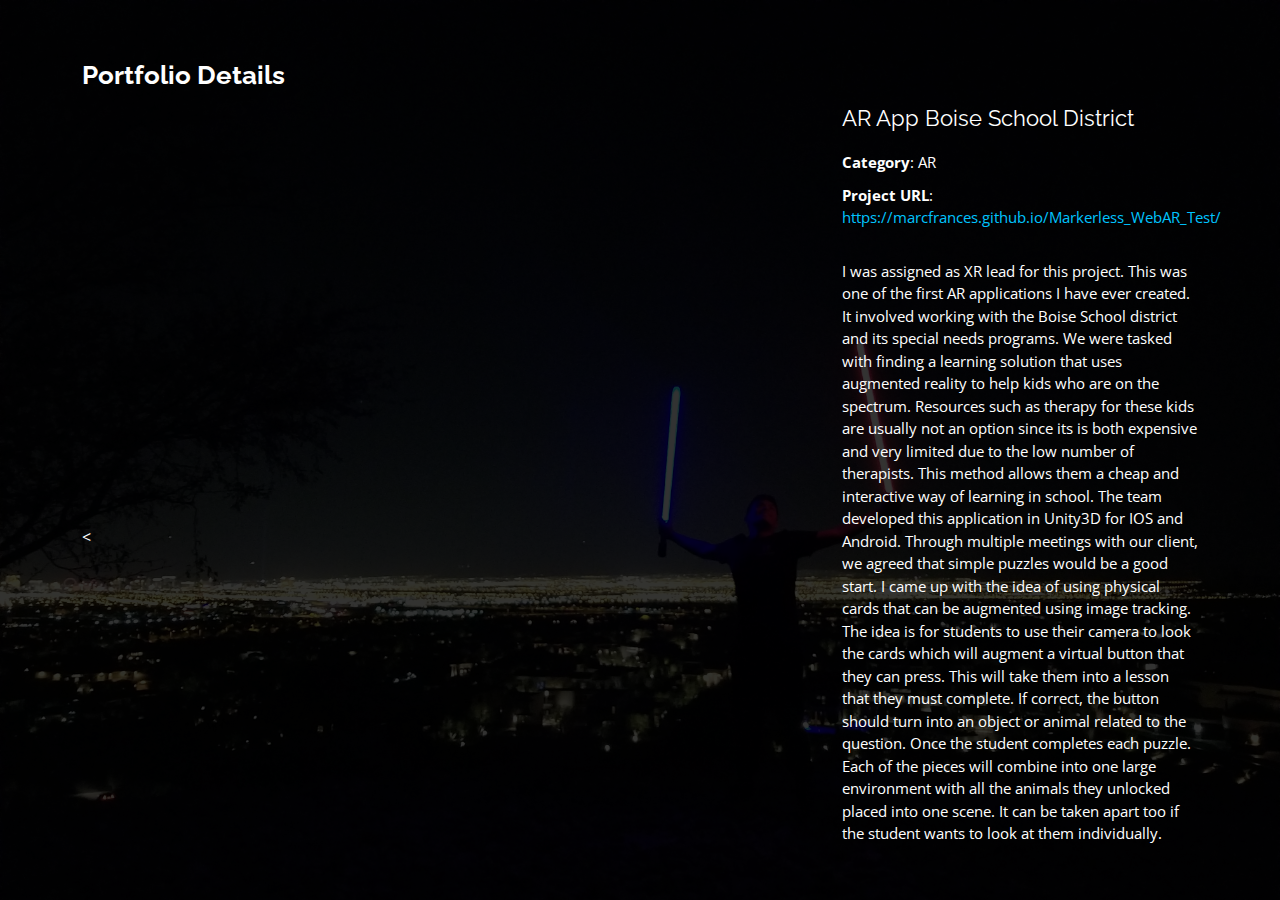
<file: ASD-details.html>
<!DOCTYPE html>
<html lang="en">

<head>
  <meta charset="utf-8">
  <meta content="width=device-width, initial-scale=1.0" name="viewport">

  <title>Portfolio Details - Personal Bootstrap Template</title>
  <meta content="" name="description">
  <meta content="" name="keywords">

  <!-- Favicons -->
  <link href="assets/img/favicon.png" rel="icon">
  <link href="assets/img/apple-touch-icon.png" rel="apple-touch-icon">

  <!-- Google Fonts -->
  <link href="https://fonts.googleapis.com/css?family=Open+Sans:300,300i,400,400i,600,600i,700,700i|Raleway:300,300i,400,400i,500,500i,600,600i,700,700i|Poppins:300,300i,400,400i,500,500i,600,600i,700,700i" rel="stylesheet">

  <!-- Vendor CSS Files -->
  <link href="assets/vendor/bootstrap/css/bootstrap.min.css" rel="stylesheet">
  <link href="assets/vendor/bootstrap-icons/bootstrap-icons.css" rel="stylesheet">
  <link href="assets/vendor/boxicons/css/boxicons.min.css" rel="stylesheet">
  <link href="assets/vendor/glightbox/css/glightbox.min.css" rel="stylesheet">
  <link href="assets/vendor/remixicon/remixicon.css" rel="stylesheet">
  <link href="assets/vendor/swiper/swiper-bundle.min.css" rel="stylesheet">

  <!-- Template Main CSS File -->
  <link href="assets/css/style.css" rel="stylesheet">

</head>

<body>

  <main id="main">

    <!-- ======= Portfolio Details ======= -->
    <div id="portfolio-details" class="portfolio-details">
      <div class="container">

        <div class="row">

          <div class="col-lg-8">
            <h2 class="portfolio-title">Portfolio Details</h2>

            <div class="portfolio-details-slider swiper">
                <div class="video-container">
                    <iframe width="854" height="480" src="https://www.youtube.com/embed/a1tYuNZxPK4" title="YouTube video player" frameborder="0" allow="accelerometer; autoplay; clipboard-write; encrypted-media; gyroscope; picture-in-picture" allowfullscreen></iframe>
                </div>

                <<!--div class="swiper-wrapper align-items-center">
                <div class="swiper-slide">
                <img src="assets/img/portfolio/portfolio-details-2.jpg" alt="">
                </div>

                <div class="swiper-slide">
                    <img src="assets/img/portfolio/portfolio-details-3.jpg" alt="">
                </div>

                </div>
                <div class="swiper-pagination"></div>-->
            </div>

          </div>

          <div class="col-lg-4 portfolio-info">
            <h3>AR App Boise School District</h3>
            <ul>
              <li><strong>Category</strong>: AR</li>
              <!--<li><strong>Client</strong>: ASU Company</li>-->
              <!--<li><strong>Project date</strong>: 01 March, 2020</li>-->
              <li><strong>Project URL</strong>: <a href="#">https://marcfrances.github.io/Markerless_WebAR_Test/</a></li>
            </ul>

            <p>
                I was assigned as XR lead for this project. This was one of the first AR applications I have ever created. It involved working with the Boise School district and its special needs programs. We were tasked with finding a learning solution that uses augmented reality to help kids who are on the spectrum. Resources such as therapy for these kids are usually not an option since its is both expensive and very limited due to the low number of therapists. This method allows them a cheap and interactive way of learning in school. The team developed this application in Unity3D for IOS and Android. Through multiple meetings with our client, we agreed that simple puzzles would be a good start. I came up with the idea of using physical cards that can be augmented using image tracking. The idea is for students to use their camera to look the cards which will augment a virtual button that they can press. This will take them into a lesson that they must complete. If correct, the button should turn into an object or animal related to the question. Once the student completes each puzzle. Each of the pieces will combine into one large environment with all the animals they unlocked placed into one scene. It can be taken apart too if the student wants to look at them individually.
            </p>
          </div>

        </div>

      </div>
    </div><!-- End Portfolio Details -->

  </main><!-- End #main -->


  <!-- Vendor JS Files -->
  <script src="assets/vendor/purecounter/purecounter.js"></script>
  <script src="assets/vendor/bootstrap/js/bootstrap.bundle.min.js"></script>
  <script src="assets/vendor/glightbox/js/glightbox.min.js"></script>
  <script src="assets/vendor/isotope-layout/isotope.pkgd.min.js"></script>
  <script src="assets/vendor/swiper/swiper-bundle.min.js"></script>
  <script src="assets/vendor/waypoints/noframework.waypoints.js"></script>
  <script src="assets/vendor/php-email-form/validate.js"></script>

  <!-- Template Main JS File -->
  <script src="assets/js/main.js"></script>

</body>

</html>
</file>
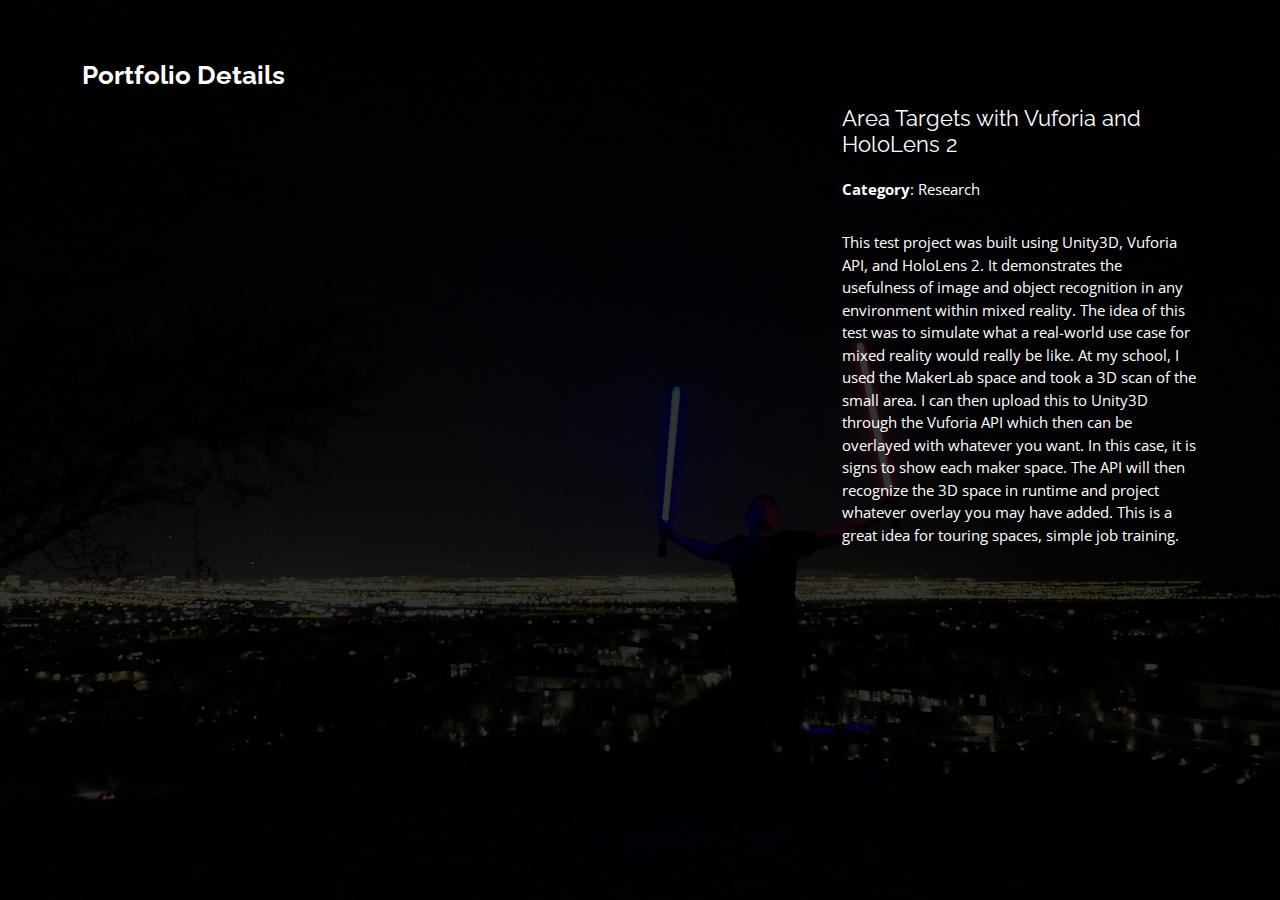
<file: AT-details.html>
<!DOCTYPE html>
<html lang="en">

<head>
  <meta charset="utf-8">
  <meta content="width=device-width, initial-scale=1.0" name="viewport">

  <title>Portfolio Details - Personal Bootstrap Template</title>
  <meta content="" name="description">
  <meta content="" name="keywords">

  <!-- Favicons -->
  <link href="assets/img/favicon.png" rel="icon">
  <link href="assets/img/apple-touch-icon.png" rel="apple-touch-icon">

  <!-- Google Fonts -->
  <link href="https://fonts.googleapis.com/css?family=Open+Sans:300,300i,400,400i,600,600i,700,700i|Raleway:300,300i,400,400i,500,500i,600,600i,700,700i|Poppins:300,300i,400,400i,500,500i,600,600i,700,700i" rel="stylesheet">

  <!-- Vendor CSS Files -->
  <link href="assets/vendor/bootstrap/css/bootstrap.min.css" rel="stylesheet">
  <link href="assets/vendor/bootstrap-icons/bootstrap-icons.css" rel="stylesheet">
  <link href="assets/vendor/boxicons/css/boxicons.min.css" rel="stylesheet">
  <link href="assets/vendor/glightbox/css/glightbox.min.css" rel="stylesheet">
  <link href="assets/vendor/remixicon/remixicon.css" rel="stylesheet">
  <link href="assets/vendor/swiper/swiper-bundle.min.css" rel="stylesheet">

  <!-- Template Main CSS File -->
  <link href="assets/css/style.css" rel="stylesheet">

</head>

<body>

  <main id="main">

    <!-- ======= Portfolio Details ======= -->
      <div id="portfolio-details" class="portfolio-details">
          <div class="container">

              <div class="row">

                  <div class="col-lg-8">
                      <h2 class="portfolio-title">Portfolio Details</h2>

                      <div class="portfolio-details-slider swiper">
                          <div class="video-container">
                              <iframe width="560" height="315" src="https://www.youtube.com/embed/Q-xLWtzUxJM" title="YouTube video player" frameborder="0" allow="accelerometer; autoplay; clipboard-write; encrypted-media; gyroscope; picture-in-picture" allowfullscreen></iframe>
                          </div>

                          <!--<div class="swiper-wrapper align-items-center">
                              <div class="swiper-slide">
                                  <img src="assets/img/portfolio/H1.jpg" alt="">
                              </div>

                              <div class="swiper-slide">
                                  <img src="assets/img/portfolio/H3.jpg" alt="">
                              </div>

                              <div class="swiper-slide">
                                  <img src="assets/img/portfolio/H2.jpg" alt="">
                              </div>

                          </div>-->
                          <div class="swiper-pagination"></div>
                      </div>

                  </div>

                  <div class="col-lg-4 portfolio-info">
                      <h3>Area Targets with Vuforia and HoloLens 2</h3>
                      <ul>
                          <li><strong>Category</strong>: Research</li>
                          <!--<li><strong>Client</strong>: ASU Company</li>-->
                          <!--<li><strong>Project date</strong>: 01 March, 2020</li>-->
                          <!--<li><strong>Model Credit URL</strong>: <a href="#">https://solarsystem.nasa.gov/resources/2378/international-space-station-3d-model/</a></li>-->
                     </ul>

                      <p>
                          This test project was built using Unity3D, Vuforia API, and HoloLens 2. It demonstrates the usefulness of image and object recognition in any environment within mixed reality. The idea of this test was to simulate what a real-world use case for mixed reality would really be like. At my school, I used the MakerLab space and took a 3D scan of the small area. I can then upload this to Unity3D through the Vuforia API which then can be overlayed with whatever you want. In this case, it is signs to show each maker space. The API will then recognize the 3D space in runtime and project whatever overlay you may have added. This is a great idea for touring spaces, simple job training.
                      </p>
</div>

              </div>

          </div>
      </div><!-- End Portfolio Details -->

  </main><!-- End #main -->


  <!-- Vendor JS Files -->
  <script src="assets/vendor/purecounter/purecounter.js"></script>
  <script src="assets/vendor/bootstrap/js/bootstrap.bundle.min.js"></script>
  <script src="assets/vendor/glightbox/js/glightbox.min.js"></script>
  <script src="assets/vendor/isotope-layout/isotope.pkgd.min.js"></script>
  <script src="assets/vendor/swiper/swiper-bundle.min.js"></script>
  <script src="assets/vendor/waypoints/noframework.waypoints.js"></script>
  <script src="assets/vendor/php-email-form/validate.js"></script>

  <!-- Template Main JS File -->
  <script src="assets/js/main.js"></script>

</body>

</html>
</file>
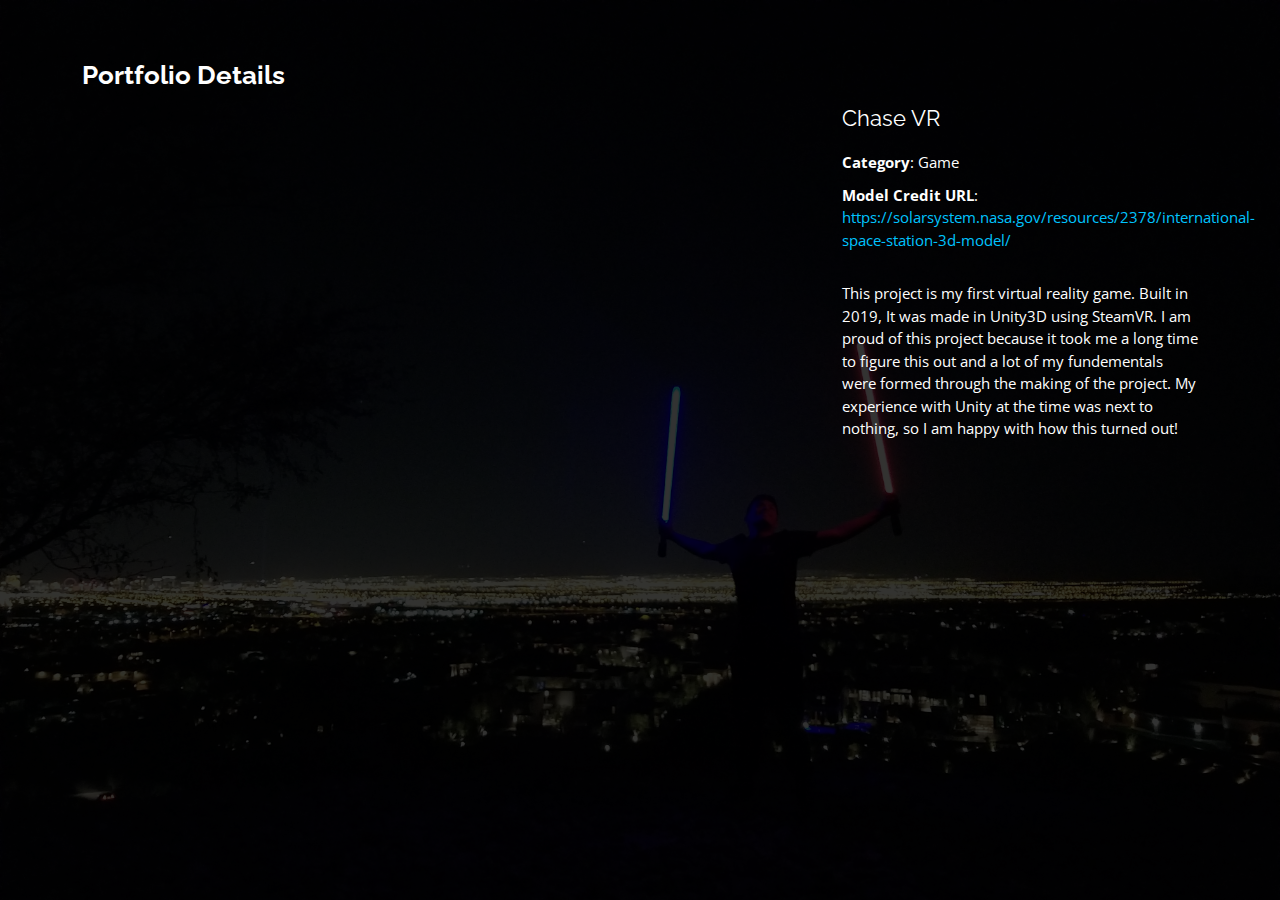
<file: chase-details.html>
<!DOCTYPE html>
<html lang="en">

<head>
  <meta charset="utf-8">
  <meta content="width=device-width, initial-scale=1.0" name="viewport">

  <title>Portfolio Details - Personal Bootstrap Template</title>
  <meta content="" name="description">
  <meta content="" name="keywords">

  <!-- Favicons -->
  <link href="assets/img/favicon.png" rel="icon">
  <link href="assets/img/apple-touch-icon.png" rel="apple-touch-icon">

  <!-- Google Fonts -->
  <link href="https://fonts.googleapis.com/css?family=Open+Sans:300,300i,400,400i,600,600i,700,700i|Raleway:300,300i,400,400i,500,500i,600,600i,700,700i|Poppins:300,300i,400,400i,500,500i,600,600i,700,700i" rel="stylesheet">

  <!-- Vendor CSS Files -->
  <link href="assets/vendor/bootstrap/css/bootstrap.min.css" rel="stylesheet">
  <link href="assets/vendor/bootstrap-icons/bootstrap-icons.css" rel="stylesheet">
  <link href="assets/vendor/boxicons/css/boxicons.min.css" rel="stylesheet">
  <link href="assets/vendor/glightbox/css/glightbox.min.css" rel="stylesheet">
  <link href="assets/vendor/remixicon/remixicon.css" rel="stylesheet">
  <link href="assets/vendor/swiper/swiper-bundle.min.css" rel="stylesheet">

  <!-- Template Main CSS File -->
  <link href="assets/css/style.css" rel="stylesheet">

</head>

<body>

  <main id="main">

    <!-- ======= Portfolio Details ======= -->
      <div id="portfolio-details" class="portfolio-details">
          <div class="container">

              <div class="row">

                  <div class="col-lg-8">
                      <h2 class="portfolio-title">Portfolio Details</h2>

                      <div class="portfolio-details-slider swiper">
                          <div class="video-container">
                              <iframe width="560" height="315" src="https://www.youtube.com/embed/ilxHATfY17g" title="YouTube video player" frameborder="0" allow="accelerometer; autoplay; clipboard-write; encrypted-media; gyroscope; picture-in-picture" allowfullscreen></iframe>
                          </div>

                          <!--<div class="swiper-wrapper align-items-center">
                              <div class="swiper-slide">
                                  <img src="assets/img/portfolio/H1.jpg" alt="">
                              </div>

                              <div class="swiper-slide">
                                  <img src="assets/img/portfolio/H3.jpg" alt="">
                              </div>

                              <div class="swiper-slide">
                                  <img src="assets/img/portfolio/H2.jpg" alt="">
                              </div>

                          </div>-->
                          <div class="swiper-pagination"></div>
                      </div>

                  </div>

                  <div class="col-lg-4 portfolio-info">
                      <h3>Chase VR</h3>
                      <ul>
                          <li><strong>Category</strong>: Game</li>
                          <!--<li><strong>Client</strong>: ASU Company</li>-->
                          <!--<li><strong>Project date</strong>: 01 March, 2020</li>-->
                          <li><strong>Model Credit URL</strong>: <a href="#">https://solarsystem.nasa.gov/resources/2378/international-space-station-3d-model/</a></li>
                     </ul>

                          <p>
                              This project is my first virtual reality game. Built in 2019, It was made in Unity3D using SteamVR. I am proud of this project because it took me a long time to figure this out and a lot of my fundementals were formed through the making of the project. My experience with Unity at the time was next to nothing, so I am happy with how this turned out!
                          </p>
</div>

              </div>

          </div>
      </div><!-- End Portfolio Details -->

  </main><!-- End #main -->


  <!-- Vendor JS Files -->
  <script src="assets/vendor/purecounter/purecounter.js"></script>
  <script src="assets/vendor/bootstrap/js/bootstrap.bundle.min.js"></script>
  <script src="assets/vendor/glightbox/js/glightbox.min.js"></script>
  <script src="assets/vendor/isotope-layout/isotope.pkgd.min.js"></script>
  <script src="assets/vendor/swiper/swiper-bundle.min.js"></script>
  <script src="assets/vendor/waypoints/noframework.waypoints.js"></script>
  <script src="assets/vendor/php-email-form/validate.js"></script>

  <!-- Template Main JS File -->
  <script src="assets/js/main.js"></script>

</body>

</html>
</file>
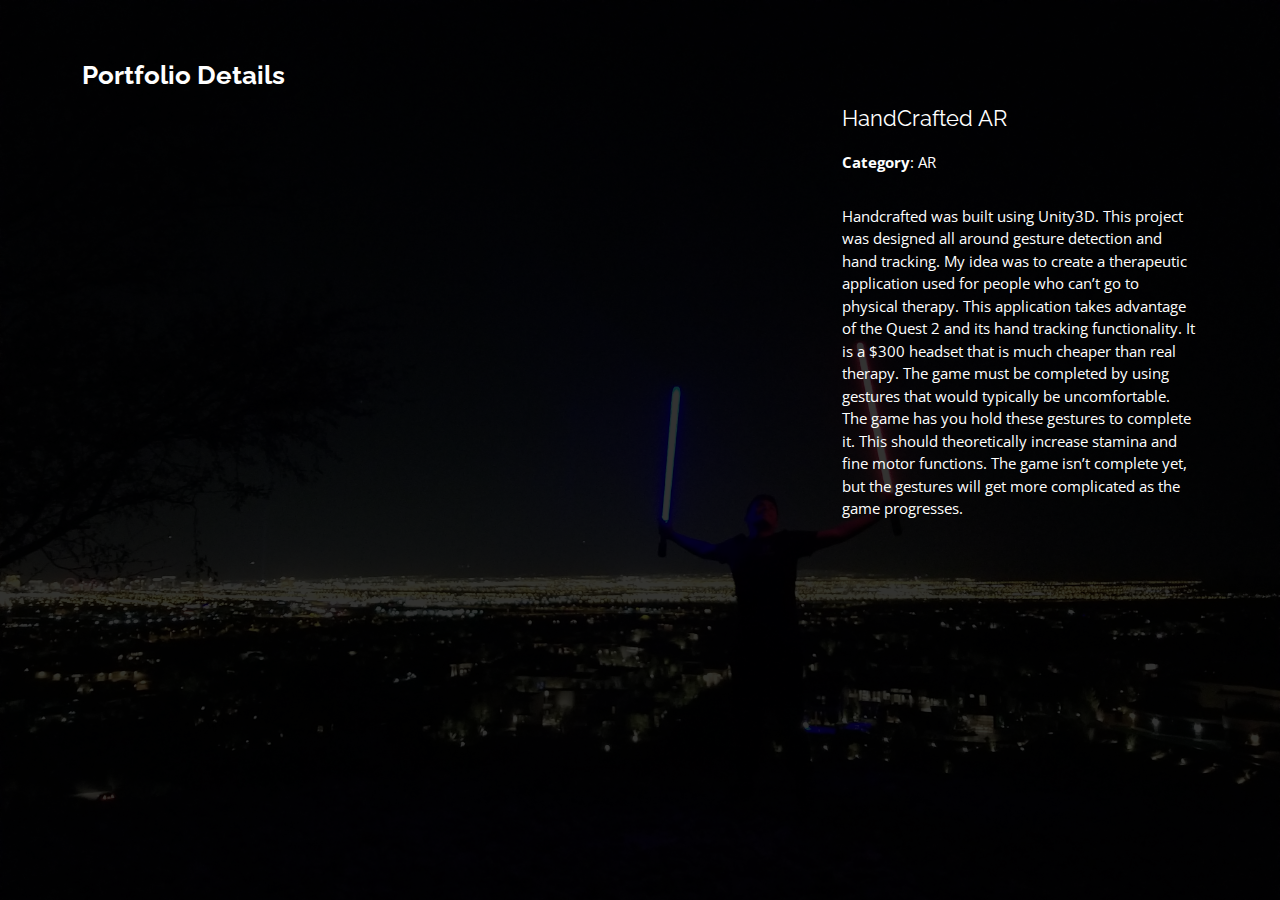
<file: hc-details.html>
<!DOCTYPE html>
<html lang="en">

<head>
  <meta charset="utf-8">
  <meta content="width=device-width, initial-scale=1.0" name="viewport">

  <title>Portfolio Details - Personal Bootstrap Template</title>
  <meta content="" name="description">
  <meta content="" name="keywords">

  <!-- Favicons -->
  <link href="assets/img/favicon.png" rel="icon">
  <link href="assets/img/apple-touch-icon.png" rel="apple-touch-icon">

  <!-- Google Fonts -->
  <link href="https://fonts.googleapis.com/css?family=Open+Sans:300,300i,400,400i,600,600i,700,700i|Raleway:300,300i,400,400i,500,500i,600,600i,700,700i|Poppins:300,300i,400,400i,500,500i,600,600i,700,700i" rel="stylesheet">

  <!-- Vendor CSS Files -->
  <link href="assets/vendor/bootstrap/css/bootstrap.min.css" rel="stylesheet">
  <link href="assets/vendor/bootstrap-icons/bootstrap-icons.css" rel="stylesheet">
  <link href="assets/vendor/boxicons/css/boxicons.min.css" rel="stylesheet">
  <link href="assets/vendor/glightbox/css/glightbox.min.css" rel="stylesheet">
  <link href="assets/vendor/remixicon/remixicon.css" rel="stylesheet">
  <link href="assets/vendor/swiper/swiper-bundle.min.css" rel="stylesheet">

  <!-- Template Main CSS File -->
  <link href="assets/css/style.css" rel="stylesheet">

</head>

<body>

  <main id="main">

    <!-- ======= Portfolio Details ======= -->
      <div id="portfolio-details" class="portfolio-details">
          <div class="container">

              <div class="row">

                  <div class="col-lg-8">
                      <h2 class="portfolio-title">Portfolio Details</h2>

                      <div class="portfolio-details-slider swiper">
                          <div class="video-container">
                              <iframe width="560" height="315" src="https://www.youtube.com/embed/HrdETdXbwKI" title="YouTube video player" frameborder="0" allow="accelerometer; autoplay; clipboard-write; encrypted-media; gyroscope; picture-in-picture" allowfullscreen></iframe>
                          </div>

                          <!--<div class="swiper-wrapper align-items-center">
                              <div class="swiper-slide">
                                  <img src="assets/img/portfolio/H1.jpg" alt="">
                              </div>

                              <div class="swiper-slide">
                                  <img src="assets/img/portfolio/H3.jpg" alt="">
                              </div>

                              <div class="swiper-slide">
                                  <img src="assets/img/portfolio/H2.jpg" alt="">
                              </div>

                          </div>-->
                          <div class="swiper-pagination"></div>
                      </div>

                  </div>

                  <div class="col-lg-4 portfolio-info">
                      <h3>HandCrafted AR</h3>
                      <ul>
                          <li><strong>Category</strong>: AR</li>
                          <!--<li><strong>Client</strong>: ASU Company</li>-->
                          <!--<li><strong>Project date</strong>: 01 March, 2020</li>-->
                          <!--<li><strong>Model Credit URL</strong>: <a href="#">https://solarsystem.nasa.gov/resources/2378/international-space-station-3d-model/</a></li>-->
                     </ul>

                      <p>
                          Handcrafted was built using Unity3D. This project was designed all around gesture detection and hand tracking. My idea was to create a therapeutic application used for people who can’t go to physical therapy. This application takes advantage of the Quest 2 and its hand tracking functionality. It is a $300 headset that is much cheaper than real therapy. The game must be completed by using gestures that would typically be uncomfortable. The game has you hold these gestures to complete it. This should theoretically increase stamina and fine motor functions. The game isn’t complete yet, but the gestures will get more complicated as the game progresses.
                      </p>
</div>

              </div>

          </div>
      </div><!-- End Portfolio Details -->

  </main><!-- End #main -->


  <!-- Vendor JS Files -->
  <script src="assets/vendor/purecounter/purecounter.js"></script>
  <script src="assets/vendor/bootstrap/js/bootstrap.bundle.min.js"></script>
  <script src="assets/vendor/glightbox/js/glightbox.min.js"></script>
  <script src="assets/vendor/isotope-layout/isotope.pkgd.min.js"></script>
  <script src="assets/vendor/swiper/swiper-bundle.min.js"></script>
  <script src="assets/vendor/waypoints/noframework.waypoints.js"></script>
  <script src="assets/vendor/php-email-form/validate.js"></script>

  <!-- Template Main JS File -->
  <script src="assets/js/main.js"></script>

</body>

</html>
</file>
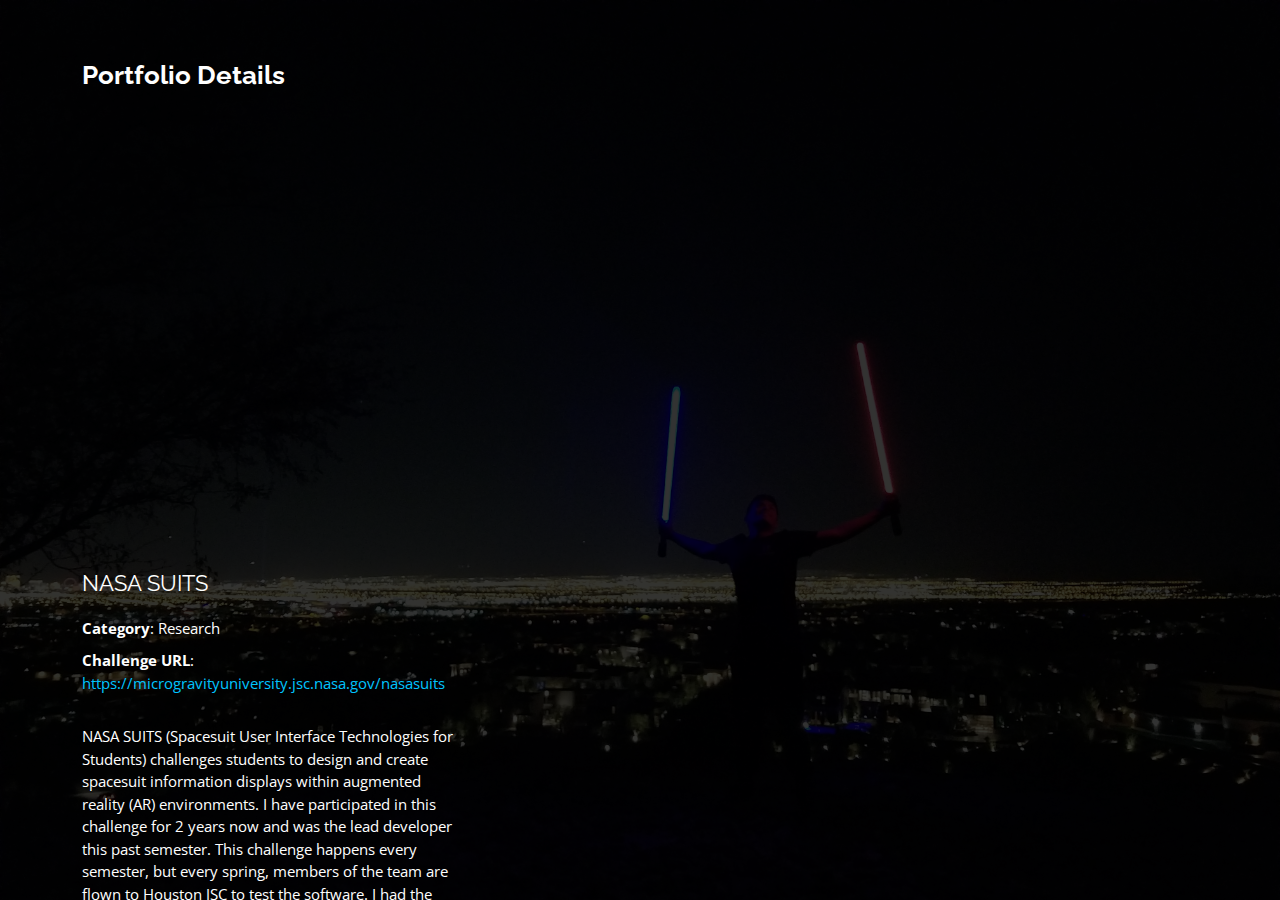
<file: Houston-details.html>
<!DOCTYPE html>
<html lang="en">

<head>
  <meta charset="utf-8">
  <meta content="width=device-width, initial-scale=1.0" name="viewport">

  <title>Portfolio Details - Personal Bootstrap Template</title>
  <meta content="" name="description">
  <meta content="" name="keywords">

  <!-- Favicons -->
  <link href="assets/img/favicon.png" rel="icon">
  <link href="assets/img/apple-touch-icon.png" rel="apple-touch-icon">

  <!-- Google Fonts -->
  <link href="https://fonts.googleapis.com/css?family=Open+Sans:300,300i,400,400i,600,600i,700,700i|Raleway:300,300i,400,400i,500,500i,600,600i,700,700i|Poppins:300,300i,400,400i,500,500i,600,600i,700,700i" rel="stylesheet">

  <!-- Vendor CSS Files -->
  <link href="assets/vendor/bootstrap/css/bootstrap.min.css" rel="stylesheet">
  <link href="assets/vendor/bootstrap-icons/bootstrap-icons.css" rel="stylesheet">
  <link href="assets/vendor/boxicons/css/boxicons.min.css" rel="stylesheet">
  <link href="assets/vendor/glightbox/css/glightbox.min.css" rel="stylesheet">
  <link href="assets/vendor/remixicon/remixicon.css" rel="stylesheet">
  <link href="assets/vendor/swiper/swiper-bundle.min.css" rel="stylesheet">

  <!-- Template Main CSS File -->
  <link href="assets/css/style.css" rel="stylesheet">

</head>

<body>

  <main id="main">

    <!-- ======= Portfolio Details ======= -->
      <div id="portfolio-details" class="portfolio-details">
          <div class="container">

              <div class="row">

                  <div class="col-lg-8">
                      <h2 class="portfolio-title">Portfolio Details</h2>

                      <div class="portfolio-details-slider swiper">
                          <div class="video-container">
                              <iframe width="560" height="315" src="https://www.youtube.com/embed/4Wx-PgfJSoc" title="YouTube video player" frameborder="0" allow="accelerometer; autoplay; clipboard-write; encrypted-media; gyroscope; picture-in-picture" allowfullscreen></iframe>
                          </div>

                          <!--<div class="swiper-wrapper align-items-center">
                              <div class="swiper-slide">
                                  <img src="assets/img/portfolio/H1.jpg" alt="">
                              </div>

                              <div class="swiper-slide">
                                  <img src="assets/img/portfolio/H3.jpg" alt="">
                              </div>

                              <div class="swiper-slide">
                                  <img src="assets/img/portfolio/H2.jpg" alt="">
                              </div>-->

                          </div>
                          <div class="swiper-pagination"></div>
                      </div>

                  </div>

                  <div class="col-lg-4 portfolio-info">
                      <h3>NASA SUITS</h3>
                      <ul>
                          <li><strong>Category</strong>: Research</li>
                          <!--<li><strong>Client</strong>: ASU Company</li>-->
                          <!--<li><strong>Project date</strong>: 01 March, 2020</li>-->
                          <li><strong>Challenge URL</strong>: <a href="#">https://microgravityuniversity.jsc.nasa.gov/nasasuits</a></li>
    </ul>

                          <p>
                              NASA SUITS (Spacesuit User Interface Technologies for Students) challenges students to design and create spacesuit information displays within augmented reality (AR) environments. I have participated in this challenge for 2 years now and was the lead developer this past semester. This challenge happens every semester, but every spring, members of the team are flown to Houston JSC to test the software. I had the great privilege of going to test. The name of our project is ARSIS (Augmented Reality Space Informatics System). It was designed with Unity3D and the HoloLens 2. The goal is to aid astronauts in navigating the lunar surface or to help in any general EVA situation. This software is also in tandem with our VR ground station. This ground station allows those on the ground to see what the astronaut can see. This is possible due to the depth sensor and LiDAR sensors on the HoloLens. The headset can create a 3D mesh of whatever it is looking at and that 3D mesh data is then transferred to that ground station. This allows those on the ground to annotate any points of interest or anything the astronaut may have missed. It can also be used in emergency situations.
                          </p>
                          <p>I learned a lot from this challenge. It allowed me to explore and implement different forms of technology. The challenge at one point required us to build a rover that would communicate only with the astronaut. This forced me to investigate physical computing again. I had little Arduino and Raspberry Pi experience, but I did the research and was able to come up and find cool solutions. We also were tasked with finding a lighting solution because our test environment was going to be dark. This also forced me to find a separate solution which ended up being 3D printing. I made a mount for the HoloLens to hold a camera light. This worked extremely well, and it got me into 3D printing. The challenge can put you into some interesting situations, but that allows you to come up with interesting solutions. Before, I’ve I had only software solutions. Now I have some hardware solutions! 
                      </p>
</div>

              </div>

          </div>
      </div><!-- End Portfolio Details -->

  </main><!-- End #main -->


  <!-- Vendor JS Files -->
  <script src="assets/vendor/purecounter/purecounter.js"></script>
  <script src="assets/vendor/bootstrap/js/bootstrap.bundle.min.js"></script>
  <script src="assets/vendor/glightbox/js/glightbox.min.js"></script>
  <script src="assets/vendor/isotope-layout/isotope.pkgd.min.js"></script>
  <script src="assets/vendor/swiper/swiper-bundle.min.js"></script>
  <script src="assets/vendor/waypoints/noframework.waypoints.js"></script>
  <script src="assets/vendor/php-email-form/validate.js"></script>

  <!-- Template Main JS File -->
  <script src="assets/js/main.js"></script>

</body>

</html>
</file>
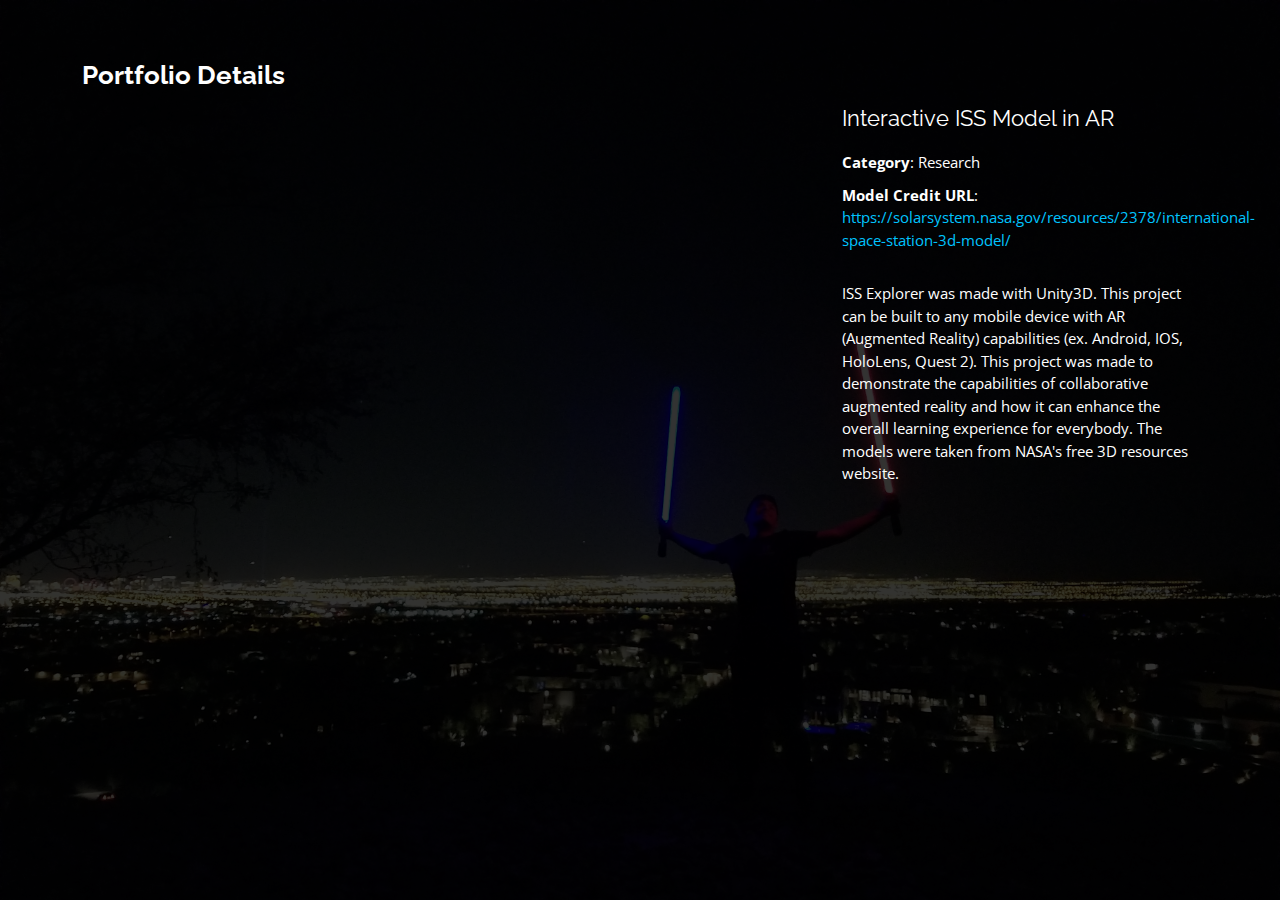
<file: ISS-details.html>
<!DOCTYPE html>
<html lang="en">

<head>
  <meta charset="utf-8">
  <meta content="width=device-width, initial-scale=1.0" name="viewport">

  <title>Portfolio Details - Personal Bootstrap Template</title>
  <meta content="" name="description">
  <meta content="" name="keywords">

  <!-- Favicons -->
  <link href="assets/img/favicon.png" rel="icon">
  <link href="assets/img/apple-touch-icon.png" rel="apple-touch-icon">

  <!-- Google Fonts -->
  <link href="https://fonts.googleapis.com/css?family=Open+Sans:300,300i,400,400i,600,600i,700,700i|Raleway:300,300i,400,400i,500,500i,600,600i,700,700i|Poppins:300,300i,400,400i,500,500i,600,600i,700,700i" rel="stylesheet">

  <!-- Vendor CSS Files -->
  <link href="assets/vendor/bootstrap/css/bootstrap.min.css" rel="stylesheet">
  <link href="assets/vendor/bootstrap-icons/bootstrap-icons.css" rel="stylesheet">
  <link href="assets/vendor/boxicons/css/boxicons.min.css" rel="stylesheet">
  <link href="assets/vendor/glightbox/css/glightbox.min.css" rel="stylesheet">
  <link href="assets/vendor/remixicon/remixicon.css" rel="stylesheet">
  <link href="assets/vendor/swiper/swiper-bundle.min.css" rel="stylesheet">

  <!-- Template Main CSS File -->
  <link href="assets/css/style.css" rel="stylesheet">

</head>

<body>

  <main id="main">

    <!-- ======= Portfolio Details ======= -->
      <div id="portfolio-details" class="portfolio-details">
          <div class="container">

              <div class="row">

                  <div class="col-lg-8">
                      <h2 class="portfolio-title">Portfolio Details</h2>

                      <div class="portfolio-details-slider swiper">
                          <div class="video-container">
                              <iframe width="560" height="315" src="https://www.youtube.com/embed/taSXsARR5r8" title="YouTube video player" frameborder="0" allow="accelerometer; autoplay; clipboard-write; encrypted-media; gyroscope; picture-in-picture" allowfullscreen></iframe>
                          </div>

                          <!--<div class="swiper-wrapper align-items-center">
                              <div class="swiper-slide">
                                  <img src="assets/img/portfolio/H1.jpg" alt="">
                              </div>

                              <div class="swiper-slide">
                                  <img src="assets/img/portfolio/H3.jpg" alt="">
                              </div>

                              <div class="swiper-slide">
                                  <img src="assets/img/portfolio/H2.jpg" alt="">
                              </div>

                          </div>-->
                          <div class="swiper-pagination"></div>
                      </div>

                  </div>

                  <div class="col-lg-4 portfolio-info">
                      <h3>Interactive ISS Model in AR</h3>
                      <ul>
                          <li><strong>Category</strong>: Research</li>
                          <!--<li><strong>Client</strong>: ASU Company</li>-->
                          <!--<li><strong>Project date</strong>: 01 March, 2020</li>-->
                          <li><strong>Model Credit URL</strong>: <a href="#">https://solarsystem.nasa.gov/resources/2378/international-space-station-3d-model/</a></li>
                     </ul>

                          <p>
                              ISS Explorer was made with Unity3D. This project can be built to any mobile device with AR (Augmented Reality) capabilities (ex. Android, IOS, HoloLens, Quest 2). This project was made to demonstrate the capabilities of collaborative augmented reality and how it can enhance the overall learning experience for everybody. The models were taken from NASA's free 3D resources website.
                          </p>
</div>

              </div>

          </div>
      </div><!-- End Portfolio Details -->

  </main><!-- End #main -->


  <!-- Vendor JS Files -->
  <script src="assets/vendor/purecounter/purecounter.js"></script>
  <script src="assets/vendor/bootstrap/js/bootstrap.bundle.min.js"></script>
  <script src="assets/vendor/glightbox/js/glightbox.min.js"></script>
  <script src="assets/vendor/isotope-layout/isotope.pkgd.min.js"></script>
  <script src="assets/vendor/swiper/swiper-bundle.min.js"></script>
  <script src="assets/vendor/waypoints/noframework.waypoints.js"></script>
  <script src="assets/vendor/php-email-form/validate.js"></script>

  <!-- Template Main JS File -->
  <script src="assets/js/main.js"></script>

</body>

</html>
</file>
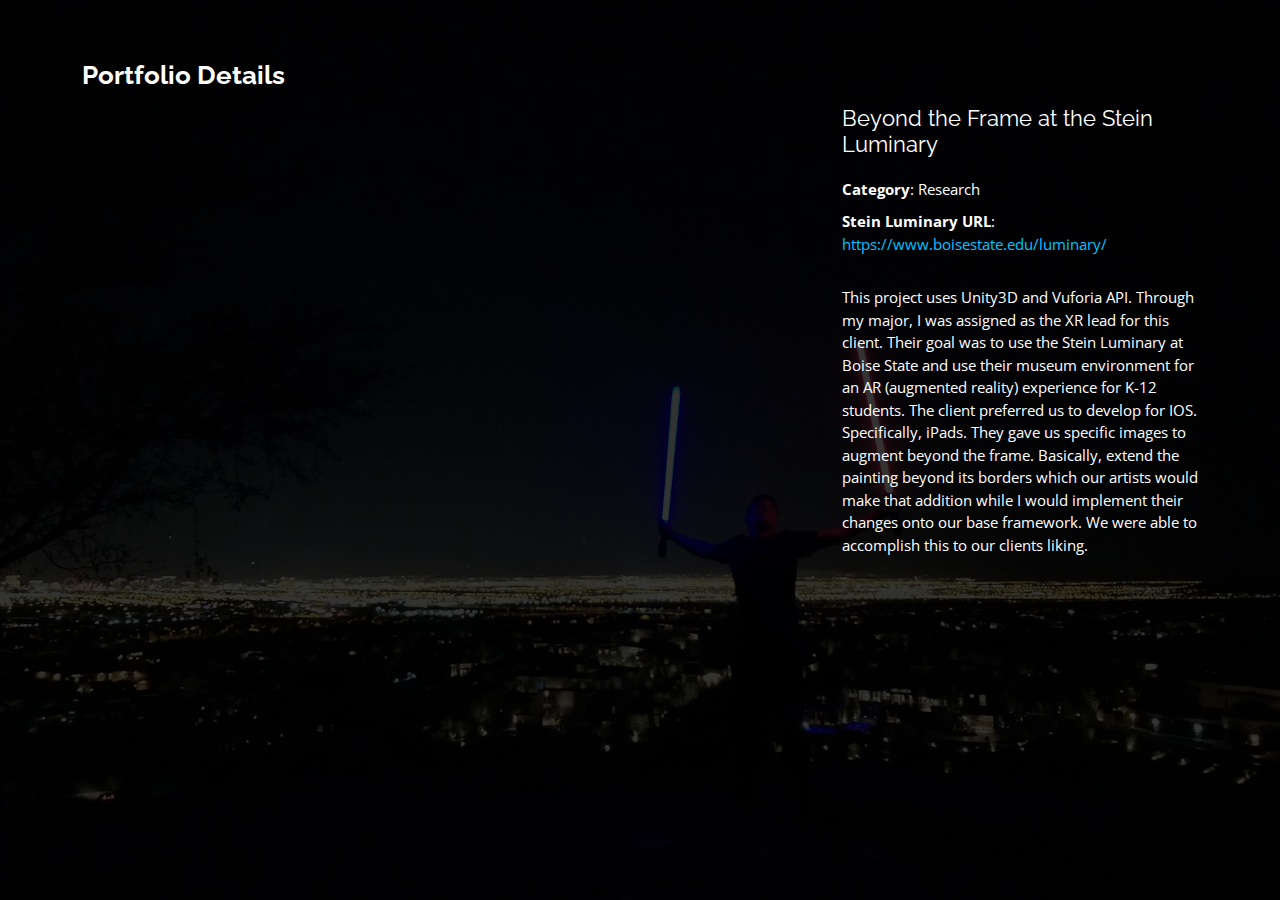
<file: luminary-details.html>
<!DOCTYPE html>
<html lang="en">

<head>
  <meta charset="utf-8">
  <meta content="width=device-width, initial-scale=1.0" name="viewport">

  <title>Portfolio Details - Personal Bootstrap Template</title>
  <meta content="" name="description">
  <meta content="" name="keywords">

  <!-- Favicons -->
  <link href="assets/img/favicon.png" rel="icon">
  <link href="assets/img/apple-touch-icon.png" rel="apple-touch-icon">

  <!-- Google Fonts -->
  <link href="https://fonts.googleapis.com/css?family=Open+Sans:300,300i,400,400i,600,600i,700,700i|Raleway:300,300i,400,400i,500,500i,600,600i,700,700i|Poppins:300,300i,400,400i,500,500i,600,600i,700,700i" rel="stylesheet">

  <!-- Vendor CSS Files -->
  <link href="assets/vendor/bootstrap/css/bootstrap.min.css" rel="stylesheet">
  <link href="assets/vendor/bootstrap-icons/bootstrap-icons.css" rel="stylesheet">
  <link href="assets/vendor/boxicons/css/boxicons.min.css" rel="stylesheet">
  <link href="assets/vendor/glightbox/css/glightbox.min.css" rel="stylesheet">
  <link href="assets/vendor/remixicon/remixicon.css" rel="stylesheet">
  <link href="assets/vendor/swiper/swiper-bundle.min.css" rel="stylesheet">

  <!-- Template Main CSS File -->
  <link href="assets/css/style.css" rel="stylesheet">

</head>

<body>

  <main id="main">

    <!-- ======= Portfolio Details ======= -->
      <div id="portfolio-details" class="portfolio-details">
          <div class="container">

              <div class="row">

                  <div class="col-lg-8">
                      <h2 class="portfolio-title">Portfolio Details</h2>

                      <div class="portfolio-details-slider swiper">
                          <div class="video-container">
                              <iframe width="560" height="315" src="https://www.youtube.com/embed/6tee3_H4-j8" title="YouTube video player" frameborder="0" allow="accelerometer; autoplay; clipboard-write; encrypted-media; gyroscope; picture-in-picture" allowfullscreen></iframe>
                          </div>

                          <!--<div class="swiper-wrapper align-items-center">
                              <div class="swiper-slide">
                                  <img src="assets/img/portfolio/H1.jpg" alt="">
                              </div>

                              <div class="swiper-slide">
                                  <img src="assets/img/portfolio/H3.jpg" alt="">
                              </div>

                              <div class="swiper-slide">
                                  <img src="assets/img/portfolio/H2.jpg" alt="">
                              </div>

                          </div>-->
                          <div class="swiper-pagination"></div>
                      </div>

                  </div>

                  <div class="col-lg-4 portfolio-info">
                      <h3>Beyond the Frame at the Stein Luminary</h3>
                      <ul>
                          <li><strong>Category</strong>: Research</li>
                          <!--<li><strong>Client</strong>: ASU Company</li>-->
                          <!--<li><strong>Project date</strong>: 01 March, 2020</li>-->
                          <li><strong>Stein Luminary URL</strong>: <a href="#">https://www.boisestate.edu/luminary/</a></li>
                     </ul>

                      <p>
                          This project uses Unity3D and Vuforia API. Through my major, I was assigned as the XR lead for this client. Their goal was to use the Stein Luminary at Boise State and use their museum environment for an AR (augmented reality) experience for K-12 students. The client preferred us to develop for IOS. Specifically, iPads. They gave us specific images to augment beyond the frame. Basically, extend the painting beyond its borders which our artists would make that addition while I would implement their changes onto our base framework. We were able to accomplish this to our clients liking.
                      </p>
</div>

              </div>

          </div>
      </div><!-- End Portfolio Details -->

  </main><!-- End #main -->


  <!-- Vendor JS Files -->
  <script src="assets/vendor/purecounter/purecounter.js"></script>
  <script src="assets/vendor/bootstrap/js/bootstrap.bundle.min.js"></script>
  <script src="assets/vendor/glightbox/js/glightbox.min.js"></script>
  <script src="assets/vendor/isotope-layout/isotope.pkgd.min.js"></script>
  <script src="assets/vendor/swiper/swiper-bundle.min.js"></script>
  <script src="assets/vendor/waypoints/noframework.waypoints.js"></script>
  <script src="assets/vendor/php-email-form/validate.js"></script>

  <!-- Template Main JS File -->
  <script src="assets/js/main.js"></script>

</body>

</html>
</file>
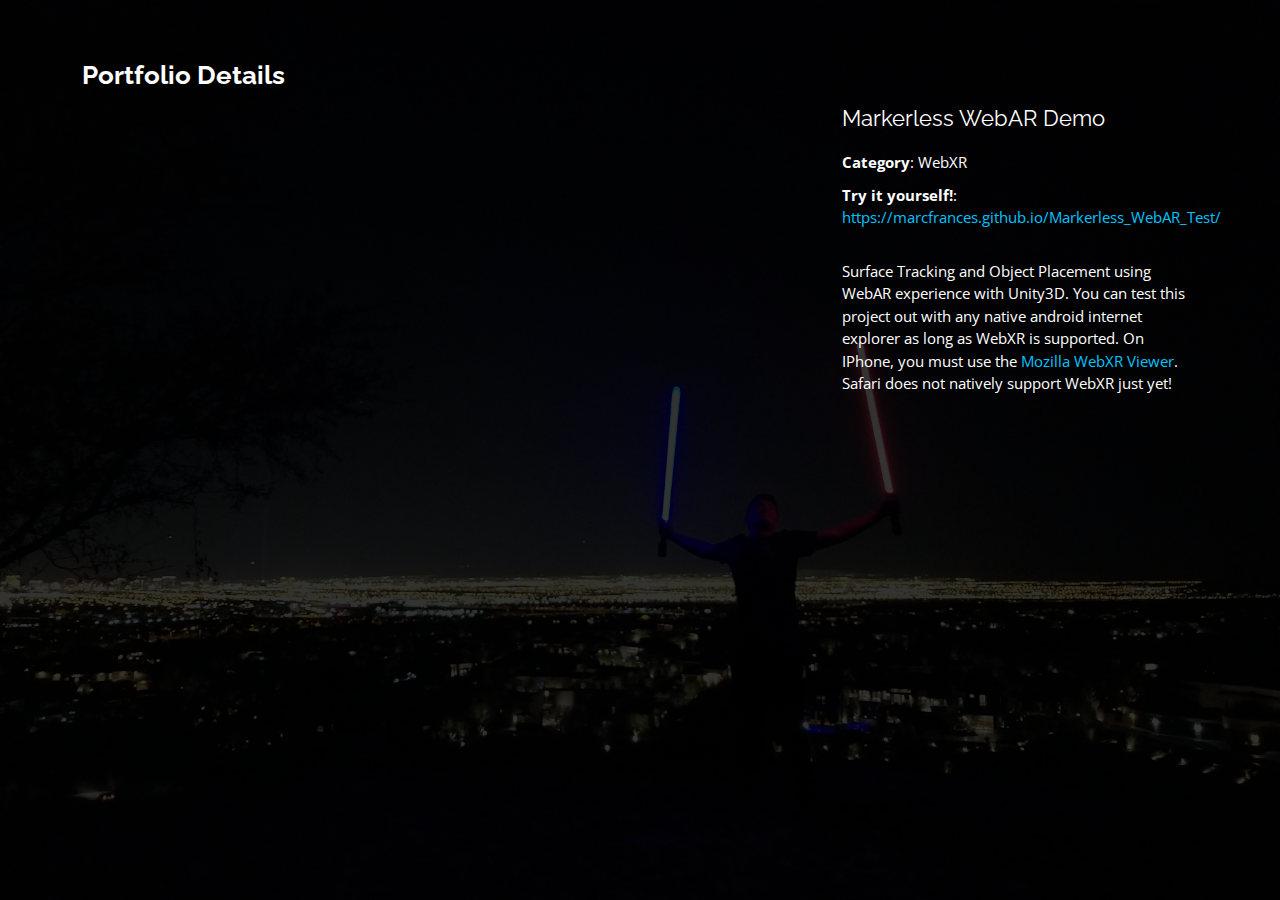
<file: portfolio-details.html>
<!DOCTYPE html>
<html lang="en">

<head>
  <meta charset="utf-8">
  <meta content="width=device-width, initial-scale=1.0" name="viewport">

  <title>Portfolio Details - Personal Bootstrap Template</title>
  <meta content="" name="description">
  <meta content="" name="keywords">

  <!-- Favicons -->
  <link href="assets/img/favicon.png" rel="icon">
  <link href="assets/img/apple-touch-icon.png" rel="apple-touch-icon">

  <!-- Google Fonts -->
  <link href="https://fonts.googleapis.com/css?family=Open+Sans:300,300i,400,400i,600,600i,700,700i|Raleway:300,300i,400,400i,500,500i,600,600i,700,700i|Poppins:300,300i,400,400i,500,500i,600,600i,700,700i" rel="stylesheet">

  <!-- Vendor CSS Files -->
  <link href="assets/vendor/bootstrap/css/bootstrap.min.css" rel="stylesheet">
  <link href="assets/vendor/bootstrap-icons/bootstrap-icons.css" rel="stylesheet">
  <link href="assets/vendor/boxicons/css/boxicons.min.css" rel="stylesheet">
  <link href="assets/vendor/glightbox/css/glightbox.min.css" rel="stylesheet">
  <link href="assets/vendor/remixicon/remixicon.css" rel="stylesheet">
  <link href="assets/vendor/swiper/swiper-bundle.min.css" rel="stylesheet">

  <!-- Template Main CSS File -->
  <link href="assets/css/style.css" rel="stylesheet">

</head>

<body>

  <main id="main">

    <!-- ======= Portfolio Details ======= -->
    <div id="portfolio-details" class="portfolio-details">
      <div class="container">

        <div class="row">

          <div class="col-lg-8">
            <h2 class="portfolio-title">Portfolio Details</h2>

            <div class="portfolio-details-slider swiper">
                <div class="video-container">
                    <iframe width="854" height="480" src="https://www.youtube.com/embed/cDpWbtz21rs" title="YouTube video player" frameborder="0" allow="accelerometer; autoplay; clipboard-write; encrypted-media; gyroscope; picture-in-picture" allowfullscreen></iframe>
                </div>

                <!--<div class="swiper-wrapper align-items-center">
                <div class="swiper-slide">
                <img src="assets/img/portfolio/portfolio-details-2.jpg" alt="">
                </div>

                <div class="swiper-slide">
                    <img src="assets/img/portfolio/portfolio-details-3.jpg" alt="">
                </div>

                </div>-->
                <div class="swiper-pagination"></div>
            </div>

          </div>

          <div class="col-lg-4 portfolio-info">
            <h3>Markerless WebAR Demo</h3>
            <ul>
              <li><strong>Category</strong>: WebXR</li>
              <!--<li><strong>Client</strong>: ASU Company</li>-->
              <!--<li><strong>Project date</strong>: 01 March, 2020</li>-->
              <li><strong>Try it yourself!</strong>: <a href="#">https://marcfrances.github.io/Markerless_WebAR_Test/</a></li>
            </ul>

            <p>
              Surface Tracking and Object Placement using WebAR experience with Unity3D. You can test this project out with any native android internet explorer as long as WebXR is supported. On IPhone, you must use the <a href="https://apps.apple.com/us/app/webxr-viewer/id1295998056">Mozilla WebXR Viewer</a>. Safari does not natively support WebXR just yet!
            </p>
          </div>

        </div>

      </div>
    </div><!-- End Portfolio Details -->

  </main><!-- End #main -->


  <!-- Vendor JS Files -->
  <script src="assets/vendor/purecounter/purecounter.js"></script>
  <script src="assets/vendor/bootstrap/js/bootstrap.bundle.min.js"></script>
  <script src="assets/vendor/glightbox/js/glightbox.min.js"></script>
  <script src="assets/vendor/isotope-layout/isotope.pkgd.min.js"></script>
  <script src="assets/vendor/swiper/swiper-bundle.min.js"></script>
  <script src="assets/vendor/waypoints/noframework.waypoints.js"></script>
  <script src="assets/vendor/php-email-form/validate.js"></script>

  <!-- Template Main JS File -->
  <script src="assets/js/main.js"></script>

</body>

</html>
</file>
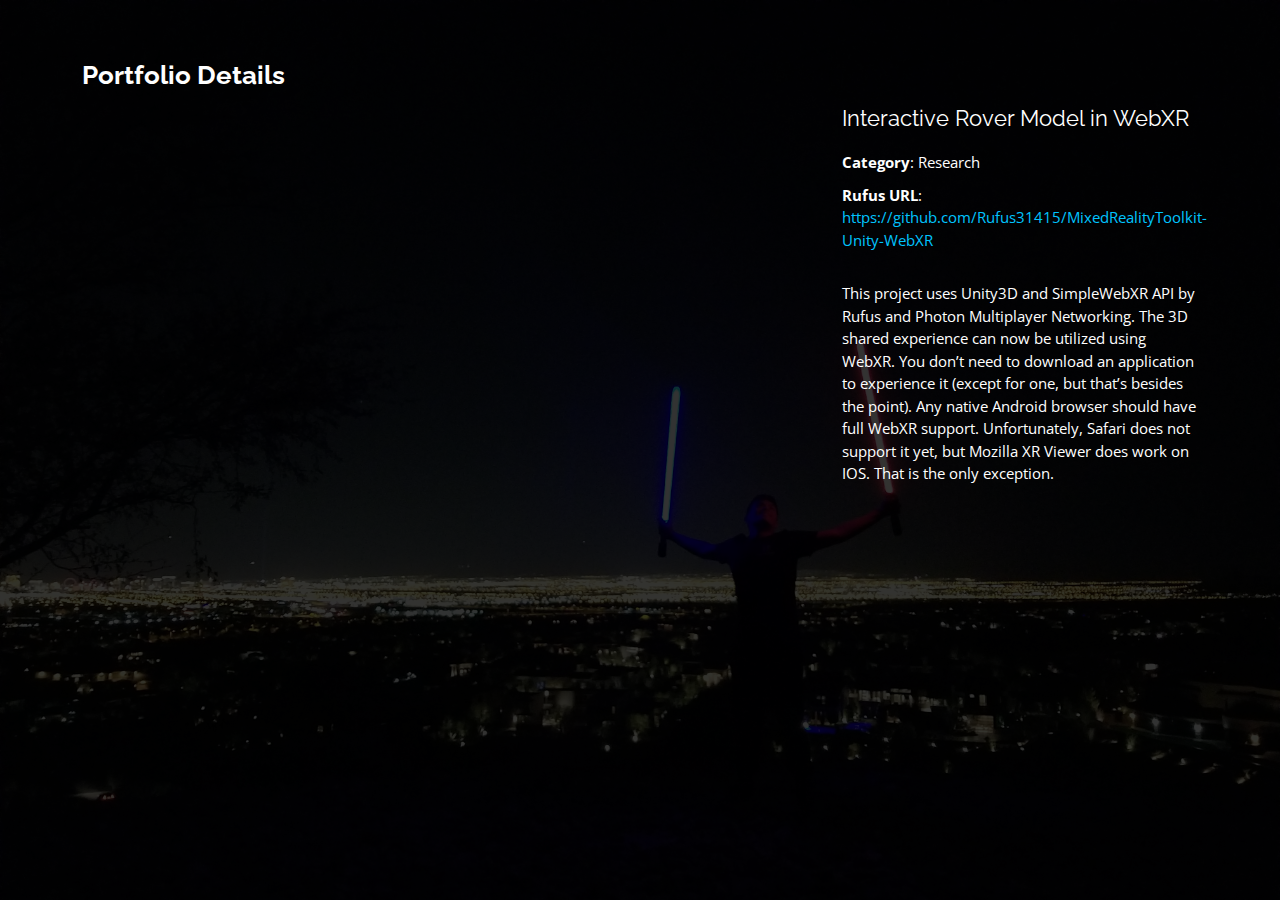
<file: rover-details.html>
<!DOCTYPE html>
<html lang="en">

<head>
  <meta charset="utf-8">
  <meta content="width=device-width, initial-scale=1.0" name="viewport">

  <title>Portfolio Details - Personal Bootstrap Template</title>
  <meta content="" name="description">
  <meta content="" name="keywords">

  <!-- Favicons -->
  <link href="assets/img/favicon.png" rel="icon">
  <link href="assets/img/apple-touch-icon.png" rel="apple-touch-icon">

  <!-- Google Fonts -->
  <link href="https://fonts.googleapis.com/css?family=Open+Sans:300,300i,400,400i,600,600i,700,700i|Raleway:300,300i,400,400i,500,500i,600,600i,700,700i|Poppins:300,300i,400,400i,500,500i,600,600i,700,700i" rel="stylesheet">

  <!-- Vendor CSS Files -->
  <link href="assets/vendor/bootstrap/css/bootstrap.min.css" rel="stylesheet">
  <link href="assets/vendor/bootstrap-icons/bootstrap-icons.css" rel="stylesheet">
  <link href="assets/vendor/boxicons/css/boxicons.min.css" rel="stylesheet">
  <link href="assets/vendor/glightbox/css/glightbox.min.css" rel="stylesheet">
  <link href="assets/vendor/remixicon/remixicon.css" rel="stylesheet">
  <link href="assets/vendor/swiper/swiper-bundle.min.css" rel="stylesheet">

  <!-- Template Main CSS File -->
  <link href="assets/css/style.css" rel="stylesheet">

</head>

<body>

  <main id="main">

    <!-- ======= Portfolio Details ======= -->
      <div id="portfolio-details" class="portfolio-details">
          <div class="container">

              <div class="row">

                  <div class="col-lg-8">
                      <h2 class="portfolio-title">Portfolio Details</h2>

                      <div class="portfolio-details-slider swiper">
                          <div class="video-container">
                              <iframe width="560" height="315" src="https://www.youtube.com/embed/rf8QJ06UAL8" title="YouTube video player" frameborder="0" allow="accelerometer; autoplay; clipboard-write; encrypted-media; gyroscope; picture-in-picture" allowfullscreen></iframe>
                          </div>

                          <!--<div class="swiper-wrapper align-items-center">
                              <div class="swiper-slide">
                                  <img src="assets/img/portfolio/H1.jpg" alt="">
                              </div>

                              <div class="swiper-slide">
                                  <img src="assets/img/portfolio/H3.jpg" alt="">
                              </div>

                              <div class="swiper-slide">
                                  <img src="assets/img/portfolio/H2.jpg" alt="">
                              </div>

                          </div>-->
                          <div class="swiper-pagination"></div>
                      </div>

                  </div>

                  <div class="col-lg-4 portfolio-info">
                      <h3>Interactive Rover Model in WebXR</h3>
                      <ul>
                          <li><strong>Category</strong>: Research</li>
                          <!--<li><strong>Client</strong>: ASU Company</li>-->
                          <!--<li><strong>Project date</strong>: 01 March, 2020</li>-->
                          <li><strong>Rufus URL</strong>: <a href="#">https://github.com/Rufus31415/MixedRealityToolkit-Unity-WebXR</a></li>
                     </ul>

                      <p>
                          This project uses Unity3D and SimpleWebXR API by Rufus and Photon Multiplayer Networking. The 3D shared experience can now be utilized using WebXR. You don’t need to download an application to experience it (except for one, but that’s besides the point). Any native Android browser should have full WebXR support. Unfortunately, Safari does not support it yet, but Mozilla XR Viewer does work on IOS. That is the only exception.
                      </p>
</div>

              </div>

          </div>
      </div><!-- End Portfolio Details -->

  </main><!-- End #main -->


  <!-- Vendor JS Files -->
  <script src="assets/vendor/purecounter/purecounter.js"></script>
  <script src="assets/vendor/bootstrap/js/bootstrap.bundle.min.js"></script>
  <script src="assets/vendor/glightbox/js/glightbox.min.js"></script>
  <script src="assets/vendor/isotope-layout/isotope.pkgd.min.js"></script>
  <script src="assets/vendor/swiper/swiper-bundle.min.js"></script>
  <script src="assets/vendor/waypoints/noframework.waypoints.js"></script>
  <script src="assets/vendor/php-email-form/validate.js"></script>

  <!-- Template Main JS File -->
  <script src="assets/js/main.js"></script>

</body>

</html>
</file>
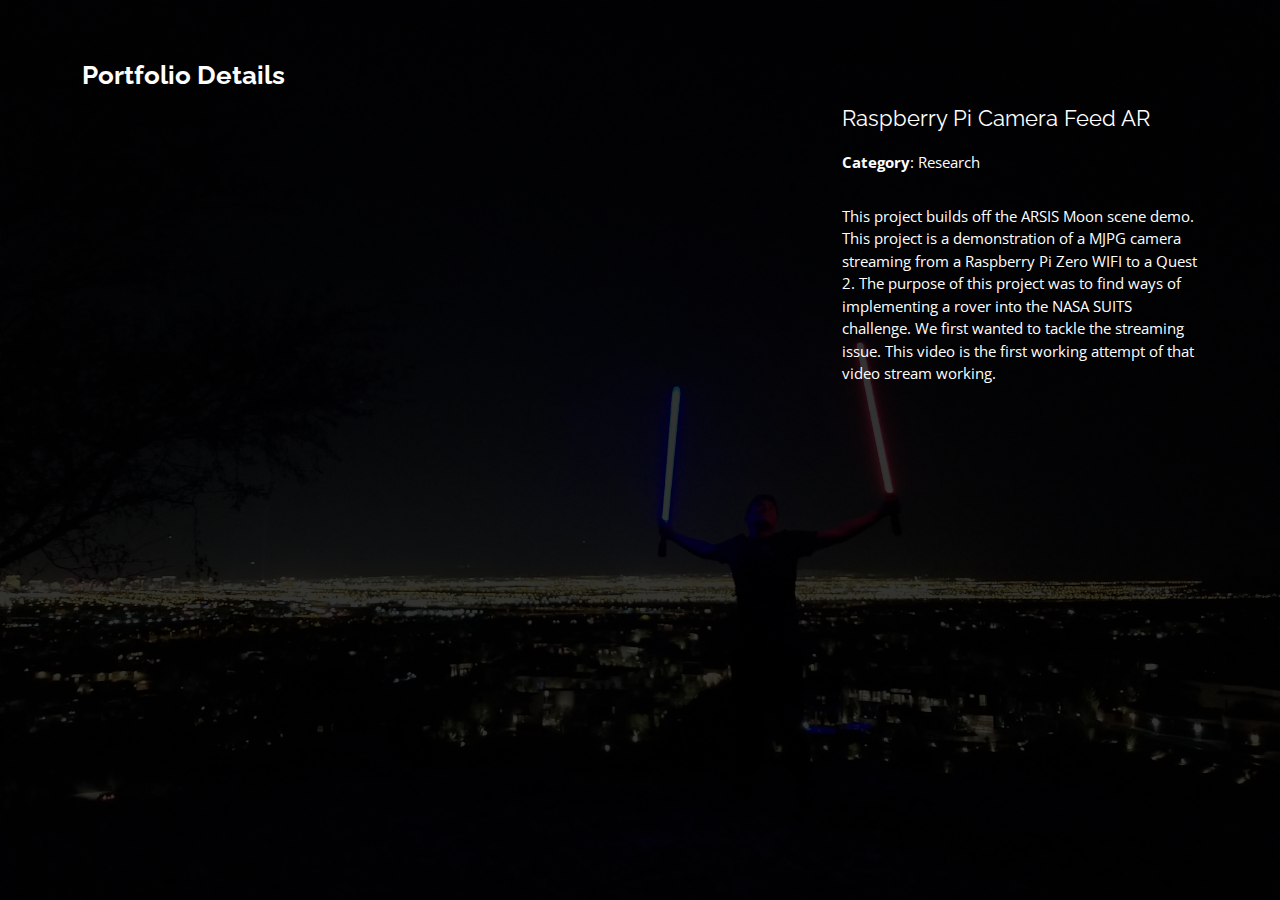
<file: rp-details.html>
<!DOCTYPE html>
<html lang="en">

<head>
  <meta charset="utf-8">
  <meta content="width=device-width, initial-scale=1.0" name="viewport">

  <title>Portfolio Details - Personal Bootstrap Template</title>
  <meta content="" name="description">
  <meta content="" name="keywords">

  <!-- Favicons -->
  <link href="assets/img/favicon.png" rel="icon">
  <link href="assets/img/apple-touch-icon.png" rel="apple-touch-icon">

  <!-- Google Fonts -->
  <link href="https://fonts.googleapis.com/css?family=Open+Sans:300,300i,400,400i,600,600i,700,700i|Raleway:300,300i,400,400i,500,500i,600,600i,700,700i|Poppins:300,300i,400,400i,500,500i,600,600i,700,700i" rel="stylesheet">

  <!-- Vendor CSS Files -->
  <link href="assets/vendor/bootstrap/css/bootstrap.min.css" rel="stylesheet">
  <link href="assets/vendor/bootstrap-icons/bootstrap-icons.css" rel="stylesheet">
  <link href="assets/vendor/boxicons/css/boxicons.min.css" rel="stylesheet">
  <link href="assets/vendor/glightbox/css/glightbox.min.css" rel="stylesheet">
  <link href="assets/vendor/remixicon/remixicon.css" rel="stylesheet">
  <link href="assets/vendor/swiper/swiper-bundle.min.css" rel="stylesheet">

  <!-- Template Main CSS File -->
  <link href="assets/css/style.css" rel="stylesheet">

</head>

<body>

  <main id="main">

    <!-- ======= Portfolio Details ======= -->
      <div id="portfolio-details" class="portfolio-details">
          <div class="container">

              <div class="row">

                  <div class="col-lg-8">
                      <h2 class="portfolio-title">Portfolio Details</h2>

                      <div class="portfolio-details-slider swiper">
                          <div class="video-container">
                              <iframe width="560" height="315" src="https://www.youtube.com/embed/ZwQJvfwm_4A" title="YouTube video player" frameborder="0" allow="accelerometer; autoplay; clipboard-write; encrypted-media; gyroscope; picture-in-picture" allowfullscreen></iframe>
                          </div>

                          <!--<div class="swiper-wrapper align-items-center">
                              <div class="swiper-slide">
                                  <img src="assets/img/portfolio/H1.jpg" alt="">
                              </div>

                              <div class="swiper-slide">
                                  <img src="assets/img/portfolio/H3.jpg" alt="">
                              </div>

                              <div class="swiper-slide">
                                  <img src="assets/img/portfolio/H2.jpg" alt="">
                              </div>

                          </div>-->
                          <div class="swiper-pagination"></div>
                      </div>

                  </div>

                  <div class="col-lg-4 portfolio-info">
                      <h3>Raspberry Pi Camera Feed AR</h3>
                      <ul>
                          <li><strong>Category</strong>: Research</li>
                          <!--<li><strong>Client</strong>: ASU Company</li>-->
                          <!--<li><strong>Project date</strong>: 01 March, 2020</li>-->
                          <!--<li><strong>Model Credit URL</strong>: <a href="#">https://solarsystem.nasa.gov/resources/2378/international-space-station-3d-model/</a></li>-->
                     </ul>

                      <p>
                          This project builds off the ARSIS Moon scene demo. This project is a demonstration of a MJPG camera streaming from a Raspberry Pi Zero WIFI to a Quest 2. The purpose of this project was to find ways of implementing a rover into the NASA SUITS challenge. We first wanted to tackle the streaming issue. This video is the first working attempt of that video stream working.
                      </p>
</div>

              </div>

          </div>
      </div><!-- End Portfolio Details -->

  </main><!-- End #main -->


  <!-- Vendor JS Files -->
  <script src="assets/vendor/purecounter/purecounter.js"></script>
  <script src="assets/vendor/bootstrap/js/bootstrap.bundle.min.js"></script>
  <script src="assets/vendor/glightbox/js/glightbox.min.js"></script>
  <script src="assets/vendor/isotope-layout/isotope.pkgd.min.js"></script>
  <script src="assets/vendor/swiper/swiper-bundle.min.js"></script>
  <script src="assets/vendor/waypoints/noframework.waypoints.js"></script>
  <script src="assets/vendor/php-email-form/validate.js"></script>

  <!-- Template Main JS File -->
  <script src="assets/js/main.js"></script>

</body>

</html>
</file>
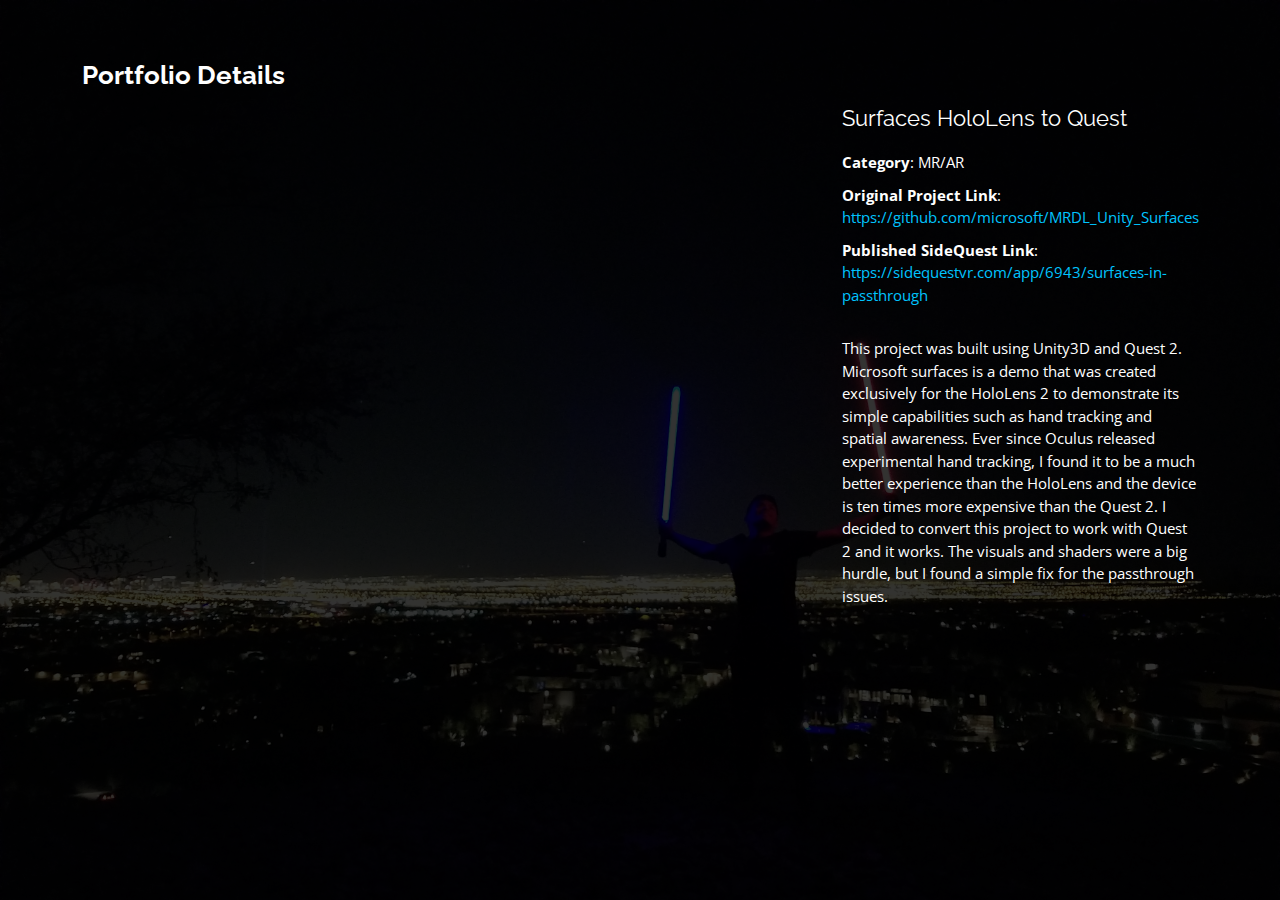
<file: surface-details.html>
<!DOCTYPE html>
<html lang="en">

<head>
  <meta charset="utf-8">
  <meta content="width=device-width, initial-scale=1.0" name="viewport">

  <title>Portfolio Details - Personal Bootstrap Template</title>
  <meta content="" name="description">
  <meta content="" name="keywords">

  <!-- Favicons -->
  <link href="assets/img/favicon.png" rel="icon">
  <link href="assets/img/apple-touch-icon.png" rel="apple-touch-icon">

  <!-- Google Fonts -->
  <link href="https://fonts.googleapis.com/css?family=Open+Sans:300,300i,400,400i,600,600i,700,700i|Raleway:300,300i,400,400i,500,500i,600,600i,700,700i|Poppins:300,300i,400,400i,500,500i,600,600i,700,700i" rel="stylesheet">

  <!-- Vendor CSS Files -->
  <link href="assets/vendor/bootstrap/css/bootstrap.min.css" rel="stylesheet">
  <link href="assets/vendor/bootstrap-icons/bootstrap-icons.css" rel="stylesheet">
  <link href="assets/vendor/boxicons/css/boxicons.min.css" rel="stylesheet">
  <link href="assets/vendor/glightbox/css/glightbox.min.css" rel="stylesheet">
  <link href="assets/vendor/remixicon/remixicon.css" rel="stylesheet">
  <link href="assets/vendor/swiper/swiper-bundle.min.css" rel="stylesheet">

  <!-- Template Main CSS File -->
  <link href="assets/css/style.css" rel="stylesheet">

</head>

<body>

  <main id="main">

    <!-- ======= Portfolio Details ======= -->
      <div id="portfolio-details" class="portfolio-details">
          <div class="container">

              <div class="row">

                  <div class="col-lg-8">
                      <h2 class="portfolio-title">Portfolio Details</h2>

                      <div class="portfolio-details-slider swiper">
                          <div class="video-container">
                              <iframe width="560" height="315" src="https://www.youtube.com/embed/F3hJuZg1_4o" title="YouTube video player" frameborder="0" allow="accelerometer; autoplay; clipboard-write; encrypted-media; gyroscope; picture-in-picture" allowfullscreen></iframe>
                          </div>

                          <!--<div class="swiper-wrapper align-items-center">
                              <div class="swiper-slide">
                                  <img src="assets/img/portfolio/H1.jpg" alt="">
                              </div>

                              <div class="swiper-slide">
                                  <img src="assets/img/portfolio/H3.jpg" alt="">
                              </div>

                              <div class="swiper-slide">
                                  <img src="assets/img/portfolio/H2.jpg" alt="">
                              </div>

                          </div>-->
                          <div class="swiper-pagination"></div>
                      </div>

                  </div>

                  <div class="col-lg-4 portfolio-info">
                      <h3>Surfaces HoloLens to Quest</h3>
                      <ul>
                          <li><strong>Category</strong>: MR/AR</li>
                          <!--<li><strong>Client</strong>: ASU Company</li>-->
                          <li><strong>Original Project Link</strong>: <a href="#">https://github.com/microsoft/MRDL_Unity_Surfaces</a></li>
                          <li><strong>Published SideQuest Link</strong>: <a href="#">https://sidequestvr.com/app/6943/surfaces-in-passthrough</a></li>
                     </ul>

                      <p>
                          This project was built using Unity3D and Quest 2. Microsoft surfaces is a demo that was created exclusively for the HoloLens 2 to demonstrate its simple capabilities such as hand tracking and spatial awareness. Ever since Oculus released experimental hand tracking, I found it to be a much better experience than the HoloLens and the device is ten times more expensive than the Quest 2. I decided to convert this project to work with Quest 2 and it works. The visuals and shaders were a big hurdle, but I found a simple fix for the passthrough issues.
                      </p>
</div>

              </div>

          </div>
      </div><!-- End Portfolio Details -->

  </main><!-- End #main -->


  <!-- Vendor JS Files -->
  <script src="assets/vendor/purecounter/purecounter.js"></script>
  <script src="assets/vendor/bootstrap/js/bootstrap.bundle.min.js"></script>
  <script src="assets/vendor/glightbox/js/glightbox.min.js"></script>
  <script src="assets/vendor/isotope-layout/isotope.pkgd.min.js"></script>
  <script src="assets/vendor/swiper/swiper-bundle.min.js"></script>
  <script src="assets/vendor/waypoints/noframework.waypoints.js"></script>
  <script src="assets/vendor/php-email-form/validate.js"></script>

  <!-- Template Main JS File -->
  <script src="assets/js/main.js"></script>

</body>

</html>
</file>
<file: assets/css/style.css>
/*--------------------------------------------------------------
# General
--------------------------------------------------------------*/
body {
  font-family: "Open Sans", sans-serif;
  background-color: #040404;
  color: #fff;
  position: relative;
  background: transparent;
}
body::before {
  content: "";
  position: fixed;
  background: #040404 url("../img/marc.JPG") top right no-repeat;
  background-size: cover;
  left: 0;
  right: 0;
  top: 0;
  height: 100vh;
  z-index: -1;
}
@media (min-width: 1024px) {
  body::before {
    background-attachment: fixed;
  }
}

a {
  color: #00c4ff;
  text-decoration: none;
}

a:hover {
  color: #35e888;
  text-decoration: none;
}

h1, h2, h3, h4, h5, h6 {
  font-family: "Raleway", sans-serif;
}

/*--------------------------------------------------------------
# Header
--------------------------------------------------------------*/
#header {
  transition: ease-in-out 0.3s;
  position: relative;
  height: 100vh;
  display: flex;
  align-items: center;
  z-index: 997;
  overflow-y: auto;
}
#header * {
  transition: ease-in-out 0.3s;
}
#header h1 {
  font-size: 48px;
  margin: 0;
  padding: 0;
  line-height: 1;
  font-weight: 700;
  font-family: "Poppins", sans-serif;
}
#header h1 a, #header h1 a:hover {
  color: #fff;
  line-height: 1;
  display: inline-block;
}
#header h2 {
  font-size: 24px;
  margin-top: 20px;
  color: rgba(255, 255, 255, 0.8);
}
#header h2 span {
  color: #fff;
  border-bottom: 2px solid #00c4ff;
  padding-bottom: 6px;
}
#header img {
  padding: 0;
  margin: 0;
}
#header .social-links {
  margin-top: 40px;
  display: flex;
}
#header .social-links a {
  font-size: 16px;
  display: flex;
  justify-content: center;
  align-items: center;
  background: rgba(255, 255, 255, 0.1);
  color: #fff;
  line-height: 1;
  margin-right: 8px;
  border-radius: 50%;
  width: 40px;
  height: 40px;
}
#header .social-links a:hover {
  background: #00c4ff;
}
@media (max-width: 992px) {
  #header h1 {
    font-size: 36px;
  }
  #header h2 {
    font-size: 20px;
    line-height: 30px;
  }
  #header .social-links {
    margin-top: 15px;
  }
  #header .container {
    display: flex;
    flex-direction: column;
    align-items: center;
  }
}

/* Header Top */
#header.header-top {
  height: 80px;
  position: fixed;
  left: 0;
  top: 0;
  right: 0;
  background: rgba(0, 0, 0, 0.9);
}
#header.header-top .social-links, #header.header-top h2 {
  display: none;
}
#header.header-top h1 {
  margin-right: auto;
  font-size: 36px;
}
#header.header-top .container {
  display: flex;
  align-items: center;
}
#header.header-top .navbar {
  margin: 0;
}
@media (max-width: 768px) {
  #header.header-top {
    height: 60px;
  }
  #header.header-top h1 {
    font-size: 26px;
  }
}

/*--------------------------------------------------------------
# Navigation Menu
--------------------------------------------------------------*/
/**
* Desktop Navigation 
*/
.navbar {
  padding: 0;
  margin-top: 35px;
}
.navbar ul {
  margin: 0;
  padding: 0;
  display: flex;
  list-style: none;
  align-items: center;
}
.navbar li {
  position: relative;
}
.navbar li + li {
  margin-left: 30px;
}
.navbar a, .navbar a:focus {
  display: flex;
  align-items: center;
  justify-content: space-between;
  padding: 0;
  font-family: "Poppins", sans-serif;
  font-size: 16px;
  font-weight: 400;
  color: rgba(255, 255, 255, 0.7);
  white-space: nowrap;
  transition: 0.3s;
}
.navbar a i, .navbar a:focus i {
  font-size: 12px;
  line-height: 0;
  margin-left: 5px;
}
.navbar a:before {
  content: "";
  position: absolute;
  width: 0;
  height: 2px;
  bottom: -4px;
  left: 0;
  background-color: #00c4ff;
  visibility: hidden;
  width: 0px;
  transition: all 0.3s ease-in-out 0s;
}
.navbar a:hover:before, .navbar li:hover > a:before, .navbar .active:before {
  visibility: visible;
  width: 25px;
}
.navbar a:hover, .navbar .active, .navbar .active:focus, .navbar li:hover > a {
  color: #fff;
}

/**
* Mobile Navigation 
*/
.mobile-nav-toggle {
  color: #fff;
  font-size: 28px;
  cursor: pointer;
  display: none;
  line-height: 0;
  transition: 0.5s;
  position: fixed;
  right: 15px;
  top: 15px;
}

@media (max-width: 991px) {
  .mobile-nav-toggle {
    display: block;
  }

  .navbar ul {
    display: none;
  }
}
.navbar-mobile {
  position: fixed;
  overflow: hidden;
  top: 0;
  right: 0;
  left: 0;
  bottom: 0;
  background: rgba(0, 0, 0, 0.9);
  transition: 0.3s;
  z-index: 999;
  margin-top: 0;
}
.navbar-mobile .mobile-nav-toggle {
  position: absolute;
  top: 15px;
  right: 15px;
}
.navbar-mobile ul {
  display: block;
  position: absolute;
  top: 55px;
  right: 15px;
  bottom: 45px;
  left: 15px;
  padding: 10px 0;
  overflow-y: auto;
  transition: 0.3s;
  border: 2px solid rgba(255, 255, 255, 0.2);
}
.navbar-mobile li {
  padding: 12px 20px;
}
.navbar-mobile li + li {
  margin: 0;
}
.navbar-mobile a, .navbar-mobile a:focus {
  font-size: 16px;
  position: relative;
}

/*--------------------------------------------------------------
# Sections General
--------------------------------------------------------------*/
section {
  overflow: hidden;
  position: absolute;
  width: 100%;
  top: 140px;
  bottom: 100%;
  opacity: 0;
  transition: ease-in-out 0.4s;
  z-index: 2;
}
section.section-show {
  top: 100px;
  bottom: auto;
  opacity: 1;
  padding-bottom: 45px;
}
section .container {
  background: rgba(0, 0, 0, 0.9);
  padding: 30px;
}
@media (max-width: 768px) {
  section {
    top: 120px;
  }
  section.section-show {
    top: 80px;
  }
}

.section-title h2 {
  font-size: 14px;
  font-weight: 500;
  padding: 0;
  line-height: 1px;
  margin: 0 0 20px 0;
  letter-spacing: 2px;
  text-transform: uppercase;
  color: #aaaaaa;
  font-family: "Poppins", sans-serif;
}
.section-title h2::after {
  content: "";
  width: 120px;
  height: 1px;
  display: inline-block;
  background: #4ceb95;
  margin: 4px 10px;
}
.section-title p {
  margin: 0;
  margin: -15px 0 15px 0;
  font-size: 36px;
  font-weight: 700;
  text-transform: uppercase;
  font-family: "Poppins", sans-serif;
  color: #fff;
}

/*--------------------------------------------------------------
# About
--------------------------------------------------------------*/
.about-me .content h3 {
  font-weight: 700;
  font-size: 26px;
  color: #00c4ff;
}
.about-me .content ul {
  list-style: none;
  padding: 0;
}
.about-me .content ul li {
  margin-bottom: 20px;
  display: flex;
  align-items: center;
}
.about-me .content ul strong {
  margin-right: 10px;
}
.about-me .content ul i {
  font-size: 16px;
  margin-right: 5px;
  color: #00c4ff;
  line-height: 0;
}
.about-me .content p:last-child {
  margin-bottom: 0;
}

/*--------------------------------------------------------------
# Counts
--------------------------------------------------------------*/
.counts {
  padding: 70px 0 60px;
}
.counts .count-box {
  padding: 30px 30px 25px 30px;
  width: 100%;
  position: relative;
  text-align: center;
  background: rgba(255, 255, 255, 0.08);
}
.counts .count-box i {
  position: absolute;
  top: -25px;
  left: 50%;
  transform: translateX(-50%);
  font-size: 24px;
  background: rgba(255, 255, 255, 0.1);
  padding: 12px;
  color: #00c4ff;
  border-radius: 50px;
  line-height: 0;
}
.counts .count-box span {
  font-size: 36px;
  display: block;
  font-weight: 600;
  color: #fff;
}
.counts .count-box p {
  padding: 0;
  margin: 0;
  font-family: "Raleway", sans-serif;
  font-size: 14px;
}

/*--------------------------------------------------------------
# Skills
--------------------------------------------------------------*/
.skills .progress {
  height: 60px;
  display: block;
  background: none;
  border-radius: 0;
}
.skills .progress .skill {
  padding: 10px 0;
  margin: 0;
  text-transform: uppercase;
  display: block;
  font-weight: 600;
  font-family: "Poppins", sans-serif;
  color: #fff;
}
.skills .progress .skill .val {
  float: right;
  font-style: normal;
}
.skills .progress-bar-wrap {
  background: rgba(255, 255, 255, 0.2);
}
.skills .progress-bar {
  width: 1px;
  height: 10px;
  transition: 0.9s;
  background-color: #00c4ff;
}

/*--------------------------------------------------------------
# Interests
--------------------------------------------------------------*/
.interests .icon-box {
  display: flex;
  align-items: center;
  padding: 20px;
  background: rgba(255, 255, 255, 0.08);
  transition: ease-in-out 0.3s;
}
.interests .icon-box i {
  font-size: 32px;
  padding-right: 10px;
  line-height: 1;
}
.interests .icon-box h3 {
  font-weight: 700;
  margin: 0;
  padding: 0;
  line-height: 1;
  font-size: 16px;
  color: #fff;
}
.interests .icon-box:hover {
  background: rgba(255, 255, 255, 0.12);
}

/*--------------------------------------------------------------
# Testimonials
--------------------------------------------------------------*/
.testimonials .testimonials-carousel, .testimonials .testimonials-slider {
  overflow: hidden;
}
.testimonials .testimonial-item {
  box-sizing: content-box;
  min-height: 320px;
}
.testimonials .testimonial-item .testimonial-img {
  width: 90px;
  border-radius: 50%;
  margin: -40px 0 0 40px;
  position: relative;
  z-index: 2;
  border: 6px solid rgba(255, 255, 255, 0.12);
}
.testimonials .testimonial-item h3 {
  font-size: 18px;
  font-weight: bold;
  margin: 10px 0 5px 45px;
  color: #fff;
}
.testimonials .testimonial-item h4 {
  font-size: 14px;
  color: #999;
  margin: 0 0 0 45px;
}
.testimonials .testimonial-item .quote-icon-left, .testimonials .testimonial-item .quote-icon-right {
  color: rgba(255, 255, 255, 0.25);
  font-size: 26px;
}
.testimonials .testimonial-item .quote-icon-left {
  display: inline-block;
  left: -5px;
  position: relative;
}
.testimonials .testimonial-item .quote-icon-right {
  display: inline-block;
  right: -5px;
  position: relative;
  top: 10px;
}
.testimonials .testimonial-item p {
  font-style: italic;
  margin: 0 15px 0 15px;
  padding: 20px 20px 60px 20px;
  background: rgba(255, 255, 255, 0.1);
  position: relative;
  border-radius: 6px;
  position: relative;
  z-index: 1;
}
.testimonials .swiper-pagination {
  margin-top: 20px;
  position: relative;
}
.testimonials .swiper-pagination .swiper-pagination-bullet {
  width: 12px;
  height: 12px;
  opacity: 1;
  background-color: rgba(255, 255, 255, 0.3);
}
.testimonials .swiper-pagination .swiper-pagination-bullet-active {
  background-color: #00c4ff;
}

/*--------------------------------------------------------------
# Resume
--------------------------------------------------------------*/
.resume .resume-title {
  font-size: 26px;
  font-weight: 700;
  margin-top: 20px;
  margin-bottom: 20px;
  color: #fff;
}
.resume .resume-item {
  padding: 0 0 20px 20px;
  margin-top: -2px;
  border-left: 2px solid rgba(255, 255, 255, 0.2);
  position: relative;
}
.resume .resume-item h4 {
  line-height: 18px;
  font-size: 18px;
  font-weight: 600;
  text-transform: uppercase;
  font-family: "Poppins", sans-serif;
  color: #00c4ff;
  margin-bottom: 10px;
}
.resume .resume-item h5 {
  font-size: 16px;
  background: rgba(255, 255, 255, 0.15);
  padding: 5px 15px;
  display: inline-block;
  font-weight: 600;
  margin-bottom: 10px;
}
.resume .resume-item ul {
  padding-left: 20px;
}
.resume .resume-item ul li {
  padding-bottom: 10px;
}
.resume .resume-item:last-child {
  padding-bottom: 0;
}
.resume .resume-item::before {
  content: "";
  position: absolute;
  width: 16px;
  height: 16px;
  border-radius: 50px;
  left: -9px;
  top: 0;
  background: #00c4ff;
  border: 2px solid #00c4ff;
}

/*--------------------------------------------------------------
# Services
--------------------------------------------------------------*/
.services .icon-box {
  text-align: center;
  background: rgba(204, 204, 204, 0.1);
  padding: 80px 20px;
  transition: all ease-in-out 0.3s;
}
.services .icon-box .icon {
  margin: 0 auto;
  width: 64px;
  height: 64px;
  background: #00c4ff;
  border-radius: 5px;
  transition: all 0.3s ease-out 0s;
  display: flex;
  align-items: center;
  justify-content: center;
  margin-bottom: 20px;
  transform-style: preserve-3d;
}
.services .icon-box .icon i {
  color: #fff;
  font-size: 28px;
}
.services .icon-box .icon::before {
  position: absolute;
  content: "";
  left: -8px;
  top: -8px;
  height: 100%;
  width: 100%;
  background: rgba(255, 255, 255, 0.15);
  border-radius: 5px;
  transition: all 0.3s ease-out 0s;
  transform: translateZ(-1px);
}
.services .icon-box h4 {
  font-weight: 700;
  margin-bottom: 15px;
  font-size: 24px;
}
.services .icon-box h4 a {
  color: #fff;
}
.services .icon-box p {
  line-height: 24px;
  font-size: 14px;
  margin-bottom: 0;
}
.services .icon-box:hover {
  background: #00c4ff;
  border-color: #00c4ff;
}
.services .icon-box:hover .icon {
  background: #fff;
}
.services .icon-box:hover .icon i {
  color: #00c4ff;
}
.services .icon-box:hover .icon::before {
  background: #35e888;
}
.services .icon-box:hover h4 a, .services .icon-box:hover p {
  color: #fff;
}

/*--------------------------------------------------------------
# Portfolio
--------------------------------------------------------------*/
.portfolio .portfolio-item {
  margin-bottom: 30px;
}
.portfolio #portfolio-flters {
  padding: 0;
  margin: 0 auto 15px auto;
  list-style: none;
  text-align: center;
  border-radius: 50px;
  padding: 2px 15px;
}
.portfolio #portfolio-flters li {
  cursor: pointer;
  display: inline-block;
  padding: 8px 16px 10px 16px;
  font-size: 14px;
  font-weight: 600;
  line-height: 1;
  text-transform: uppercase;
  color: #fff;
  background: rgba(255, 255, 255, 0.1);
  margin: 0 3px 10px 3px;
  transition: all 0.3s ease-in-out;
  border-radius: 4px;
}
.portfolio #portfolio-flters li:hover, .portfolio #portfolio-flters li.filter-active {
  background: #00c4ff;
}
.portfolio #portfolio-flters li:last-child {
  margin-right: 0;
}
.portfolio .portfolio-wrap {
  transition: 0.3s;
  position: relative;
  overflow: hidden;
  z-index: 1;
  background: rgba(0, 0, 0, 0.6);
}
.portfolio .portfolio-wrap::before {
  content: "";
  background: rgba(0, 0, 0, 0.6);
  position: absolute;
  left: 30px;
  right: 30px;
  top: 30px;
  bottom: 30px;
  transition: all ease-in-out 0.3s;
  z-index: 2;
  opacity: 0;
}
.portfolio .portfolio-wrap .portfolio-info {
  opacity: 0;
  position: absolute;
  top: 0;
  left: 0;
  right: 0;
  bottom: 0;
  text-align: center;
  z-index: 3;
  transition: all ease-in-out 0.3s;
  display: flex;
  flex-direction: column;
  justify-content: center;
  align-items: center;
}
.portfolio .portfolio-wrap .portfolio-info::before {
  display: block;
  content: "";
  width: 48px;
  height: 48px;
  position: absolute;
  top: 35px;
  left: 35px;
  border-top: 3px solid #fff;
  border-left: 3px solid #fff;
  transition: all 0.5s ease 0s;
  z-index: 9994;
}
.portfolio .portfolio-wrap .portfolio-info::after {
  display: block;
  content: "";
  width: 48px;
  height: 48px;
  position: absolute;
  bottom: 35px;
  right: 35px;
  border-bottom: 3px solid #fff;
  border-right: 3px solid #fff;
  transition: all 0.5s ease 0s;
  z-index: 9994;
}
.portfolio .portfolio-wrap .portfolio-info h4 {
  font-size: 20px;
  color: #fff;
  font-weight: 600;
}
.portfolio .portfolio-wrap .portfolio-info p {
  color: #ffffff;
  font-size: 14px;
  text-transform: uppercase;
  padding: 0;
  margin: 0;
}
.portfolio .portfolio-wrap .portfolio-links {
  text-align: center;
  z-index: 4;
}
.portfolio .portfolio-wrap .portfolio-links a {
  color: #fff;
  margin: 0 2px;
  font-size: 28px;
  display: inline-block;
  transition: 0.3s;
}
.portfolio .portfolio-wrap .portfolio-links a:hover {
  color: #63eda3;
}
.portfolio .portfolio-wrap:hover::before {
  top: 0;
  left: 0;
  right: 0;
  bottom: 0;
  opacity: 1;
}
.portfolio .portfolio-wrap:hover .portfolio-info {
  opacity: 1;
}
.portfolio .portfolio-wrap:hover .portfolio-info::before {
  top: 15px;
  left: 15px;
}
.portfolio .portfolio-wrap:hover .portfolio-info::after {
  bottom: 15px;
  right: 15px;
}

/*--------------------------------------------------------------
# Portfolio Details
--------------------------------------------------------------*/
.portfolio-details {
  padding-top: 40px;
  background: rgba(0, 0, 0, 0.8);
  position: fixed;
  left: 0;
  right: 0;
  top: 0;
  bottom: 0;
  overflow-y: auto;
}
.portfolio-details .container {
  padding-top: 20px;
  padding-bottom: 40px;
}
.portfolio-details .portfolio-title {
  font-size: 26px;
  font-weight: 700;
  margin-bottom: 20px;
}
.portfolio-details .portfolio-info {
  padding-top: 45px;
}
.portfolio-details .portfolio-info h3 {
  font-size: 22px;
  font-weight: 400;
  margin-bottom: 20px;
}
.portfolio-details .portfolio-info ul {
  list-style: none;
  padding: 0;
  font-size: 15px;
}
.portfolio-details .portfolio-info ul li + li {
  margin-top: 10px;
}
.portfolio-details .portfolio-info p {
  font-size: 15px;
  padding: 15px 0 0 0;
}
@media (max-width: 992px) {
  .portfolio-details .portfolio-info {
    padding-top: 20px;
  }
}
.portfolio-details .swiper-pagination {
  margin-top: 20px;
  position: relative;
}
.portfolio-details .swiper-pagination .swiper-pagination-bullet {
  width: 12px;
  height: 12px;
  opacity: 1;
  background-color: rgba(255, 255, 255, 0.3);
}
.portfolio-details .swiper-pagination .swiper-pagination-bullet-active {
  background-color: #00c4ff;
}

/*--------------------------------------------------------------
# Contact
--------------------------------------------------------------*/
.contact .info-box {
  color: #444444;
  padding: 20px;
  width: 100%;
  background: rgba(255, 255, 255, 0.08);
}
.contact .info-box i.bx {
  font-size: 24px;
  color: #00c4ff;
  border-radius: 50%;
  padding: 14px;
  float: left;
  background: rgba(255, 255, 255, 0.1);
}
.contact .info-box h3 {
  font-size: 20px;
  color: rgba(255, 255, 255, 0.5);
  font-weight: 700;
  margin: 10px 0 8px 68px;
}
.contact .info-box p {
  padding: 0;
  color: #fff;
  line-height: 24px;
  font-size: 14px;
  margin: 0 0 0 68px;
}
.contact .info-box .social-links {
  margin: 5px 0 0 68px;
  display: flex;
}
.contact .info-box .social-links a {
  font-size: 18px;
  display: inline-block;
  color: #fff;
  line-height: 1;
  margin-right: 12px;
  transition: 0.3s;
}
.contact .info-box .social-links a:hover {
  color: #00c4ff;
}
.contact .php-email-form {
  padding: 30px;
  background: rgba(255, 255, 255, 0.08);
}
.contact .php-email-form .error-message {
  display: none;
  background: rgba(255, 255, 255, 0.08);
  background: #ed3c0d;
  text-align: left;
  padding: 15px;
  font-weight: 600;
}
.contact .php-email-form .error-message br + br {
  margin-top: 25px;
}
.contact .php-email-form .sent-message {
  display: none;
  background: rgba(255, 255, 255, 0.08);
  background: #00c4ff;
  text-align: center;
  padding: 15px;
  font-weight: 600;
}
.contact .php-email-form .loading {
  display: none;
  background: rgba(255, 255, 255, 0.08);
  text-align: center;
  padding: 15px;
}
.contact .php-email-form .loading:before {
  content: "";
  display: inline-block;
  border-radius: 50%;
  width: 24px;
  height: 24px;
  margin: 0 10px -6px 0;
  border: 3px solid #00c4ff;
  border-top-color: #eee;
  -webkit-animation: animate-loading 1s linear infinite;
  animation: animate-loading 1s linear infinite;
}
.contact .php-email-form input, .contact .php-email-form textarea {
  border-radius: 0;
  box-shadow: none;
  font-size: 14px;
  background: rgba(255, 255, 255, 0.08);
  border: 0;
  transition: 0.3s;
  color: #fff;
}
.contact .php-email-form input:focus, .contact .php-email-form textarea:focus {
  background-color: rgba(255, 255, 255, 0.11);
}
.contact .php-email-form input::-moz-placeholder, .contact .php-email-form textarea::-moz-placeholder {
  color: rgba(255, 255, 255, 0.3);
  opacity: 1;
}
.contact .php-email-form input::placeholder, .contact .php-email-form textarea::placeholder {
  color: rgba(255, 255, 255, 0.3);
  opacity: 1;
}
.contact .php-email-form input {
  padding: 10px 15px;
}
.contact .php-email-form textarea {
  padding: 12px 15px;
}
.contact .php-email-form button[type=submit] {
  background: #00c4ff;
  border: 0;
  padding: 10px 30px;
  color: #fff;
  transition: 0.4s;
  border-radius: 4px;
}
.contact .php-email-form button[type=submit]:hover {
  background: #15bb62;
}
@-webkit-keyframes animate-loading {
  0% {
    transform: rotate(0deg);
  }
  100% {
    transform: rotate(360deg);
  }
}
@keyframes animate-loading {
  0% {
    transform: rotate(0deg);
  }
  100% {
    transform: rotate(360deg);
  }
}

/*--------------------------------------------------------------
# Credits
--------------------------------------------------------------*/
.credits {
  position: fixed;
  right: 0;
  left: 0;
  bottom: 0;
  padding: 15px;
  text-align: right;
  font-size: 13px;
  color: #fff;
  z-index: 999999;
}
@media (max-width: 992px) {
  .credits {
    text-align: center;
    padding: 10px;
    background: rgba(0, 0, 0, 0.8);
  }
}
.credits a {
  color: #00c4ff;
  transition: 0.3s;
}
.credits a:hover {
  color: #fff;
}

.video-container {
    position: relative;
    padding-bottom: 56.25%; /* 16:9 */
    height: 0;
}

.video-container iframe {
    position: absolute;
    top: 0;
    left: 0;
    width: 100%;
    height: 100%;
}
</file>
